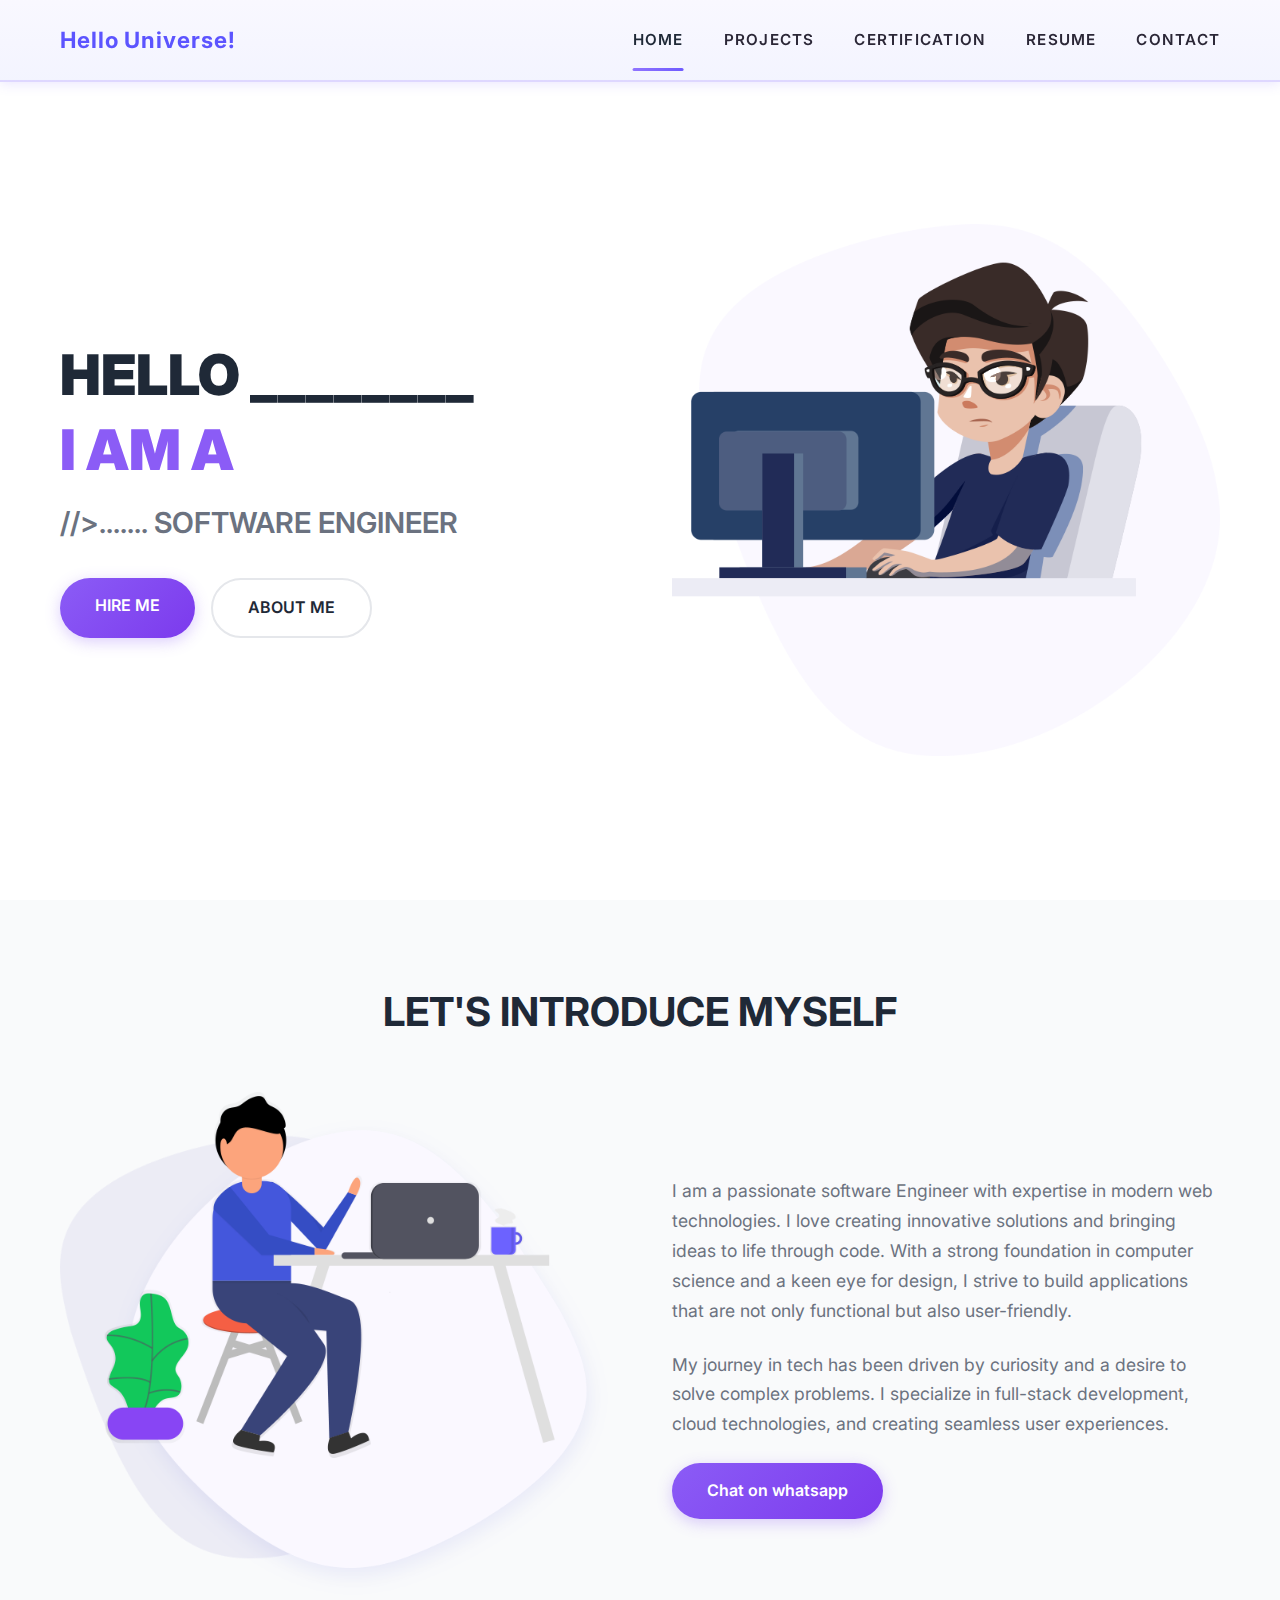
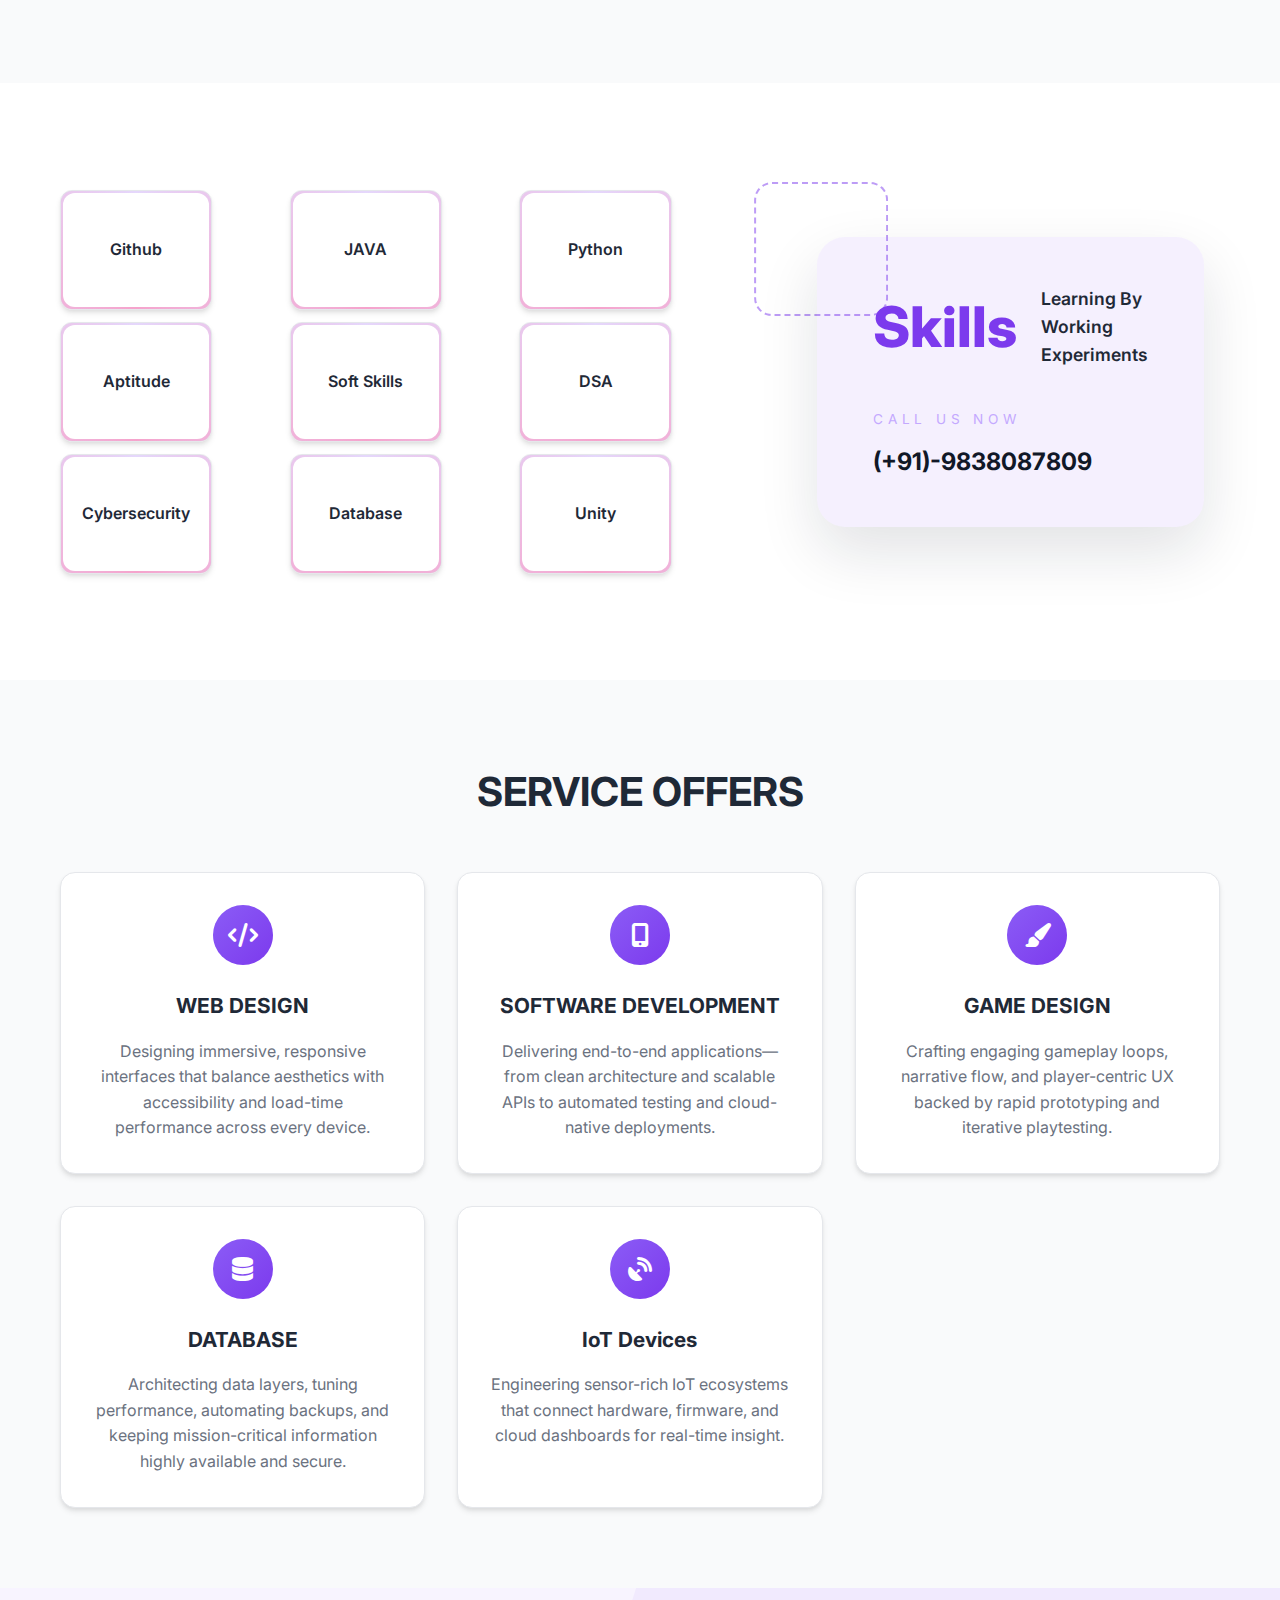
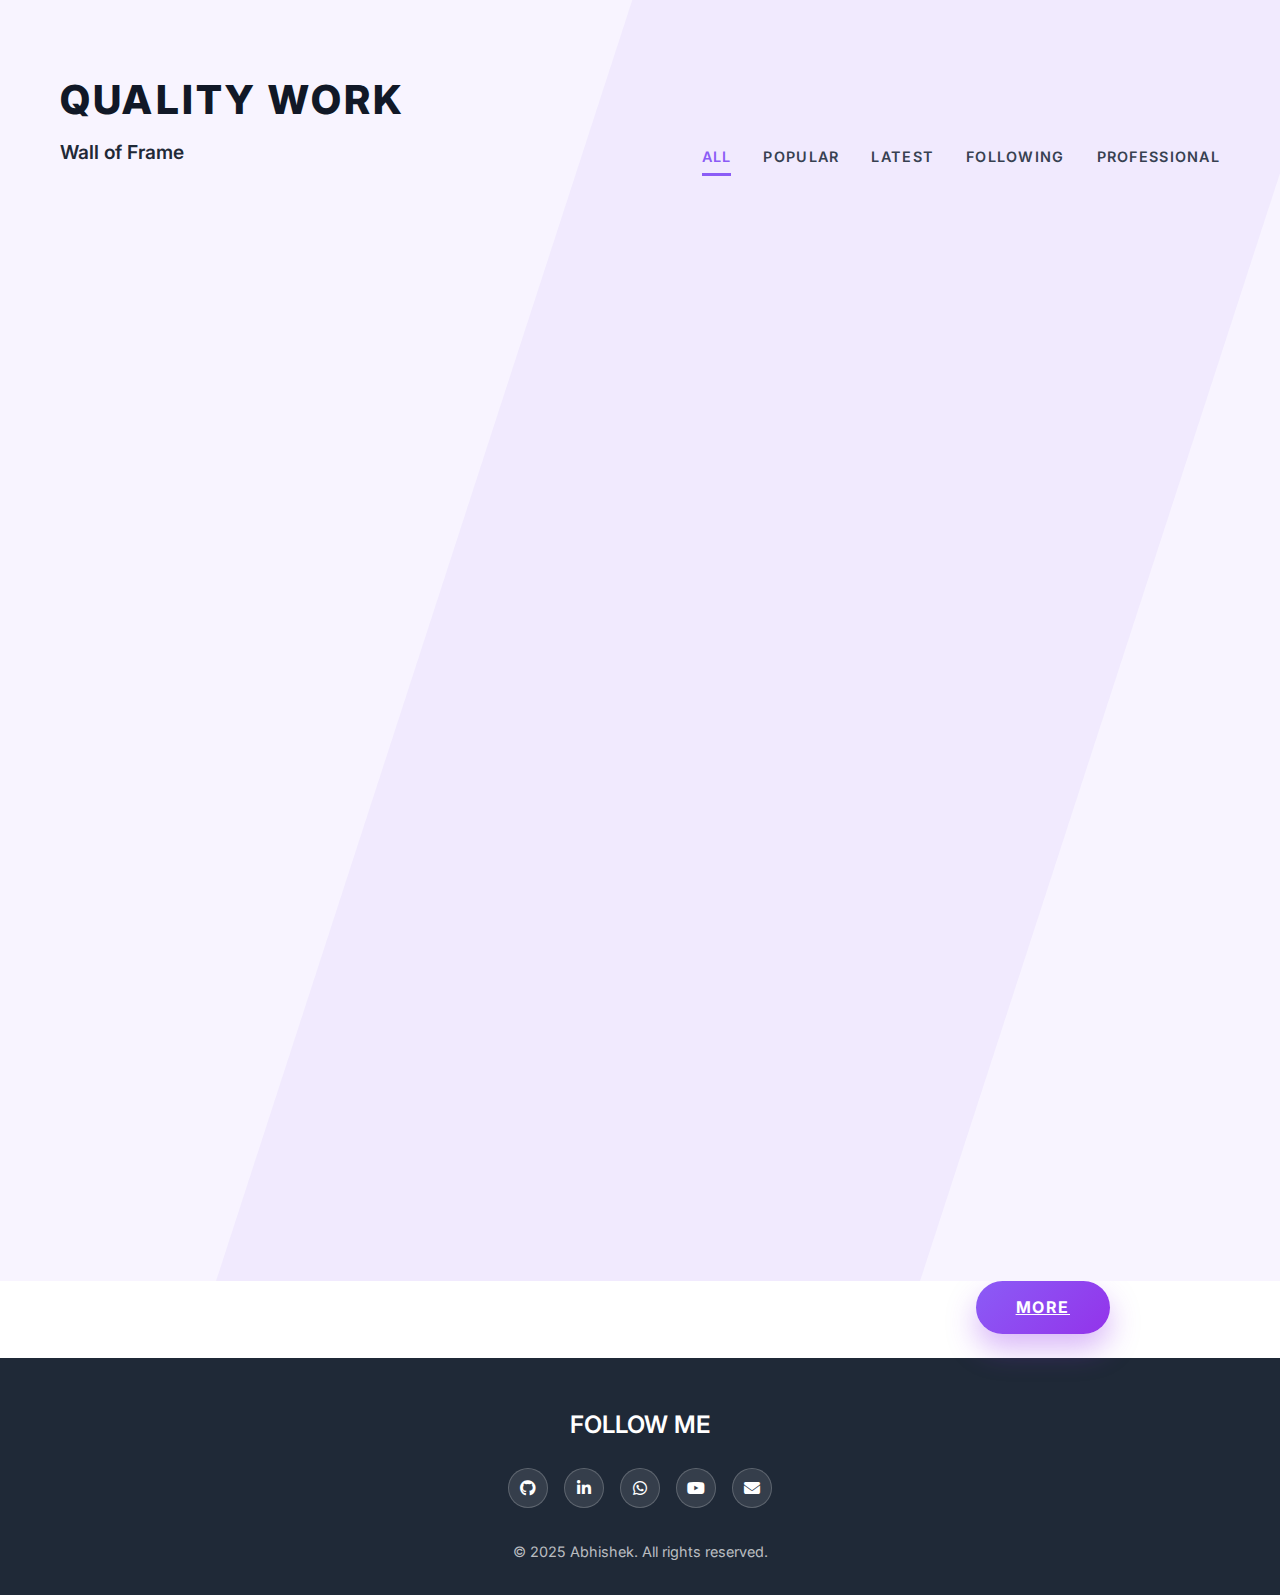
<file: index.html>
<!DOCTYPE html>
<html lang="en">
<head>
    <meta charset="UTF-8">
    <meta name="viewport" content="width=device-width, initial-scale=1.0">
    <title>Abhishek ( IT Engineer )</title>
    <link rel="icon" type="image/svg+xml" href="favicon.svg">
    <link rel="stylesheet" href="styles.css">
    <link href="https://cdnjs.cloudflare.com/ajax/libs/font-awesome/6.4.0/css/all.min.css" rel="stylesheet">
    <link href="https://fonts.googleapis.com/css2?family=Inter:wght@300;400;500;600;700;800;900&display=swap" rel="stylesheet">
</head>
<body>
    <!-- Navigation -->
    <nav class="navbar">
        <div class="nav-container">
            <div class="nav-logo">
                <a href="index.html" class="logo-link">Hello Universe!</a>
            </div>
            <ul class="nav-menu">
                <li class="nav-item">
                    <a href="index.html" class="nav-link">HOME</a>
                </li>
                <!-- <li class="nav-item">
                    <a href="about.html" class="nav-link">ABOUT</a>
                </li> -->
                <li class="nav-item">
                    <a href="projects.html" class="nav-link">PROJECTS</a>
                </li>
                <li class="nav-item">
                    <a href="certification.html" class="nav-link">CERTIFICATION</a>
                </li>
                 <li class="nav-item">
                    <a href="resume.html" class="nav-link">RESUME</a>
                </li>
                <li class="nav-item">
                    <a href="contact.html" class="nav-link">CONTACT</a>
                </li>
               
            </ul>
            <div class="hamburger">
                <span class="bar"></span>
                <span class="bar"></span>
                <span class="bar"></span>
            </div>
        </div>
    </nav>

    <!-- Hero Section -->
    <section id="home" class="hero">
        <div class="hero-container">
            <div class="hero-content">
                <h1 class="hero-title">
                    HELLO ________<span class="name">I AM ABHISHEK</span>
                </h1>
                <p class="hero-subtitle"> //>.......  SOFTWARE    ENGINEER</p>
                <div class="hero-buttons">
                    <a href="mailto:abhikmishra@gmail.com" class="btn btn-primary">HIRE ME</a>
                    <a href="resume.html" class="btn btn-secondary">ABOUT ME</a>
                </div>
            </div>
            <div class="hero-image">
                <img src="img/banner/home-right.png" alt="Abhishek - Software Developer Working at Desk" class="hero-img">
            </div>
        </div>
    </section>

    <!-- About Section -->
    <section id="about" class="about">
        <div class="container">
            <h2 class="section-title">LET'S INTRODUCE MYSELF</h2>
            <div class="about-content">
                <div class="about-image">
                    <img src="img/about-us.png" alt="Abhishek Working on Laptop" class="about-img">
                </div>
                <div class="about-text">
                    <p>
                        I am a passionate software Engineer with expertise in modern web technologies. 
                        I love creating innovative solutions and bringing ideas to life through code. 
                        With a strong foundation in computer science and a keen eye for design, 
                        I strive to build applications that are not only functional but also user-friendly.
                    </p>
                    <p>
                        My journey in tech has been driven by curiosity and a desire to solve complex problems. 
                        I specialize in full-stack development, cloud technologies, and creating seamless user experiences.
                    </p>
                    <a href="https://wa.me/919838087809" target="_blank" rel="noopener" class="btn btn-primary about-learn-more">Chat on whatsapp</a>
                </div>
            </div>
        </div>
    </section><br>

    <!-- Skills Section -->
    <section id="skills" class="skills">
        <div class="container">
            <div class="skills-content">
                <div class="skills-grid">
                    <div class="skill-card">Github</div>
                    <div class="skill-card">JAVA</div>
                    <div class="skill-card">Python</div>
                    <div class="skill-card">Aptitude</div>
                    <div class="skill-card">Soft Skills</div>
                    <div class="skill-card">DSA</div>
                    <div class="skill-card">Cybersecurity</div>
                    <div class="skill-card">Database</div>
                    <div class="skill-card">Unity</div>
                </div>
                <div class="skills-text">
                    <div class="skills-banner">
                        <div class="skills-banner__panel">
                            <div class="skills-banner__header">
                                <span class="skills-banner__title">Skills</span>
                                <p class="skills-banner__subtitle">Learning By Working Experiments</p>
                            </div>
                            <div class="skills-banner__cta">
                                <span class="skills-banner__cta-label">Call us now</span>
                                <span class="skills-banner__cta-phone">(+91)-9838087809</span>
                            </div>
                        </div>
                    </div>
                </div>
            </div>
        </div>
    </section><br>

    <!-- Services Section -->
    <section id="services" class="services">
        <div class="container">
            <h2 class="section-title">SERVICE OFFERS</h2>
            <div class="services-grid">
                <div class="service-card">
                    <div class="service-icon">
                        <i class="fas fa-code"></i>
                    </div>
                    <h3 class="service-title">WEB DESIGN</h3>
                    <p class="service-description">
                        Designing immersive, responsive interfaces that balance aesthetics with accessibility and load-time performance across every device.
                    </p>
                </div>
                <div class="service-card">
                    <div class="service-icon">
                        <i class="fas fa-mobile-alt"></i>
                    </div>
                    <h3 class="service-title">SOFTWARE DEVELOPMENT</h3>
                    <p class="service-description">
                        Delivering end-to-end applications—from clean architecture and scalable APIs to automated testing and cloud-native deployments.
                    </p>
                </div>
                <div class="service-card">
                    <div class="service-icon">
                        <i class="fas fa-paint-brush"></i>
                    </div>
                    <h3 class="service-title">GAME DESIGN</h3>
                    <p class="service-description">
                        Crafting engaging gameplay loops, narrative flow, and player-centric UX backed by rapid prototyping and iterative playtesting.
                    </p>
                </div>
                <div class="service-card">
                    <div class="service-icon">
                        <i class="fas fa-database"></i>
                    </div>
                    <h3 class="service-title">DATABASE</h3>
                    <p class="service-description">
                        Architecting data layers, tuning performance, automating backups, and keeping mission-critical information highly available and secure.
                    </p>
                </div>
                <div class="service-card">
                    <div class="service-icon">
                        <i class="fas fa-satellite-dish"></i>
                    </div>
                    <h3 class="service-title">IoT Devices</h3>
                    <p class="service-description">
                        Engineering sensor-rich IoT ecosystems that connect hardware, firmware, and cloud dashboards for real-time insight.
                    </p>
                </div>
                
            </div>
        </div>
    </section>

    <!-- Quality Work Section -->
    <section id="certifications" class="certifications quality-work">
        <div class="container">
            <div class="quality-header">
                <div class="quality-heading">
                    <p class="quality-title">QUALITY WORK</p>
                    <p class="quality-subtitle">Wall of Frame</p>
                </div>
                <ul class="quality-tabs" role="tablist">
                    <li class="quality-tab active" role="tab">All</li>
                    <li class="quality-tab" role="tab">Popular</li>
                    <li class="quality-tab" role="tab">Latest</li>
                    <li class="quality-tab" role="tab">Following</li>
                    <li class="quality-tab" role="tab">Professional</li>
                </ul>
            </div>
            <div class="certifications-grid">
                <div class="cert-card">
                    <img src="img/portfolio/ord.jpg" alt="Oracle Developer Professional" class="cert-img">
                    <h4>Oracle Developer Professional</h4>
                </div>
                <div class="cert-card">
                    <img src="img/portfolio/r5.jpg" alt="Github Professional" class="cert-img">
                    <h4>Github Professional</h4>
                </div>
                <div class="cert-card">
                    <img src="img/portfolio/orl.jpg" alt="Oracle AI Associate" class="cert-img">
                    <h4>Oracle AI Associate</h4>
                </div>
                <div class="cert-card">
                    <img src="img/portfolio/r13.jpg" alt="Software Development" class="cert-img">
                    <h4>Software Development  CompTIA</h4>
                </div>
                <div class="cert-card">
                    <img src="img/portfolio/r1.jpg" alt="Azure Fundamentals" class="cert-img">
                    <h4>Azure Fundamentals</h4>
                </div>
                <div class="cert-card">
                    <img src="img/portfolio/r2.jpg" alt="Cybersecurity Analyst" class="cert-img">
                    <h4>Cybersecurity Analyst</h4>
                </div>
                
                <div class="cert-card">
                    <img src="img/portfolio/r3.jpg" alt="AWS Cloud Practitioner" class="cert-img">
                    <h4>AWS Cloud Practitioner</h4>
                </div>
                <div class="cert-card">
                    <img src="img/portfolio/r6.jpg" alt="Software Development" class="cert-img">
                    <h4>Software Development</h4>
                </div>
                
                <div class="cert-card">
                    <img src="img/portfolio/r14.jpg" alt="Generative AI" class="cert-img">
                    <h4>Generative AI</h4>
                </div>
            </div>
        </div>
    </section>

    <div class="quality-more">
        <a href="certification.html" class="bouncy-btn" aria-label="See more quality work">More</a>
    </div>

    <!-- Footer -->
    <footer class="footer">
        <div class="container">
            <div class="footer-content">
                <div class="footer-social">
                    <h3>FOLLOW ME</h3>
                    <div class="social-links">
                        <a href="#" class="social-link">
                            <i class="fab fa-github"></i>
                        </a>
                        <a href="#" class="social-link">
                            <i class="fab fa-linkedin-in"></i>
                        </a>
                        <a href="https://wa.me/919838087809" target="_blank" rel="noopener" class="social-link">
                            <i class="fab fa-whatsapp"></i>
                        </a>
                        <a href="#" class="social-link">
                            <i class="fab fa-youtube"></i>
                        </a>
                        <a href="mailto:abhikmishra@gmail.com" class="social-link" aria-label="Email Abhishek">
                            <i class="fas fa-envelope"></i>
                        </a>
                      
                        
                    </div>
                </div>
                <div class="footer-copyright">
                    <p>&copy; 2025 Abhishek. All rights reserved.</p>
                </div>
            </div>
        </div>
    </footer>

    <script src="script.js"></script>
</body>
</html>
</file>
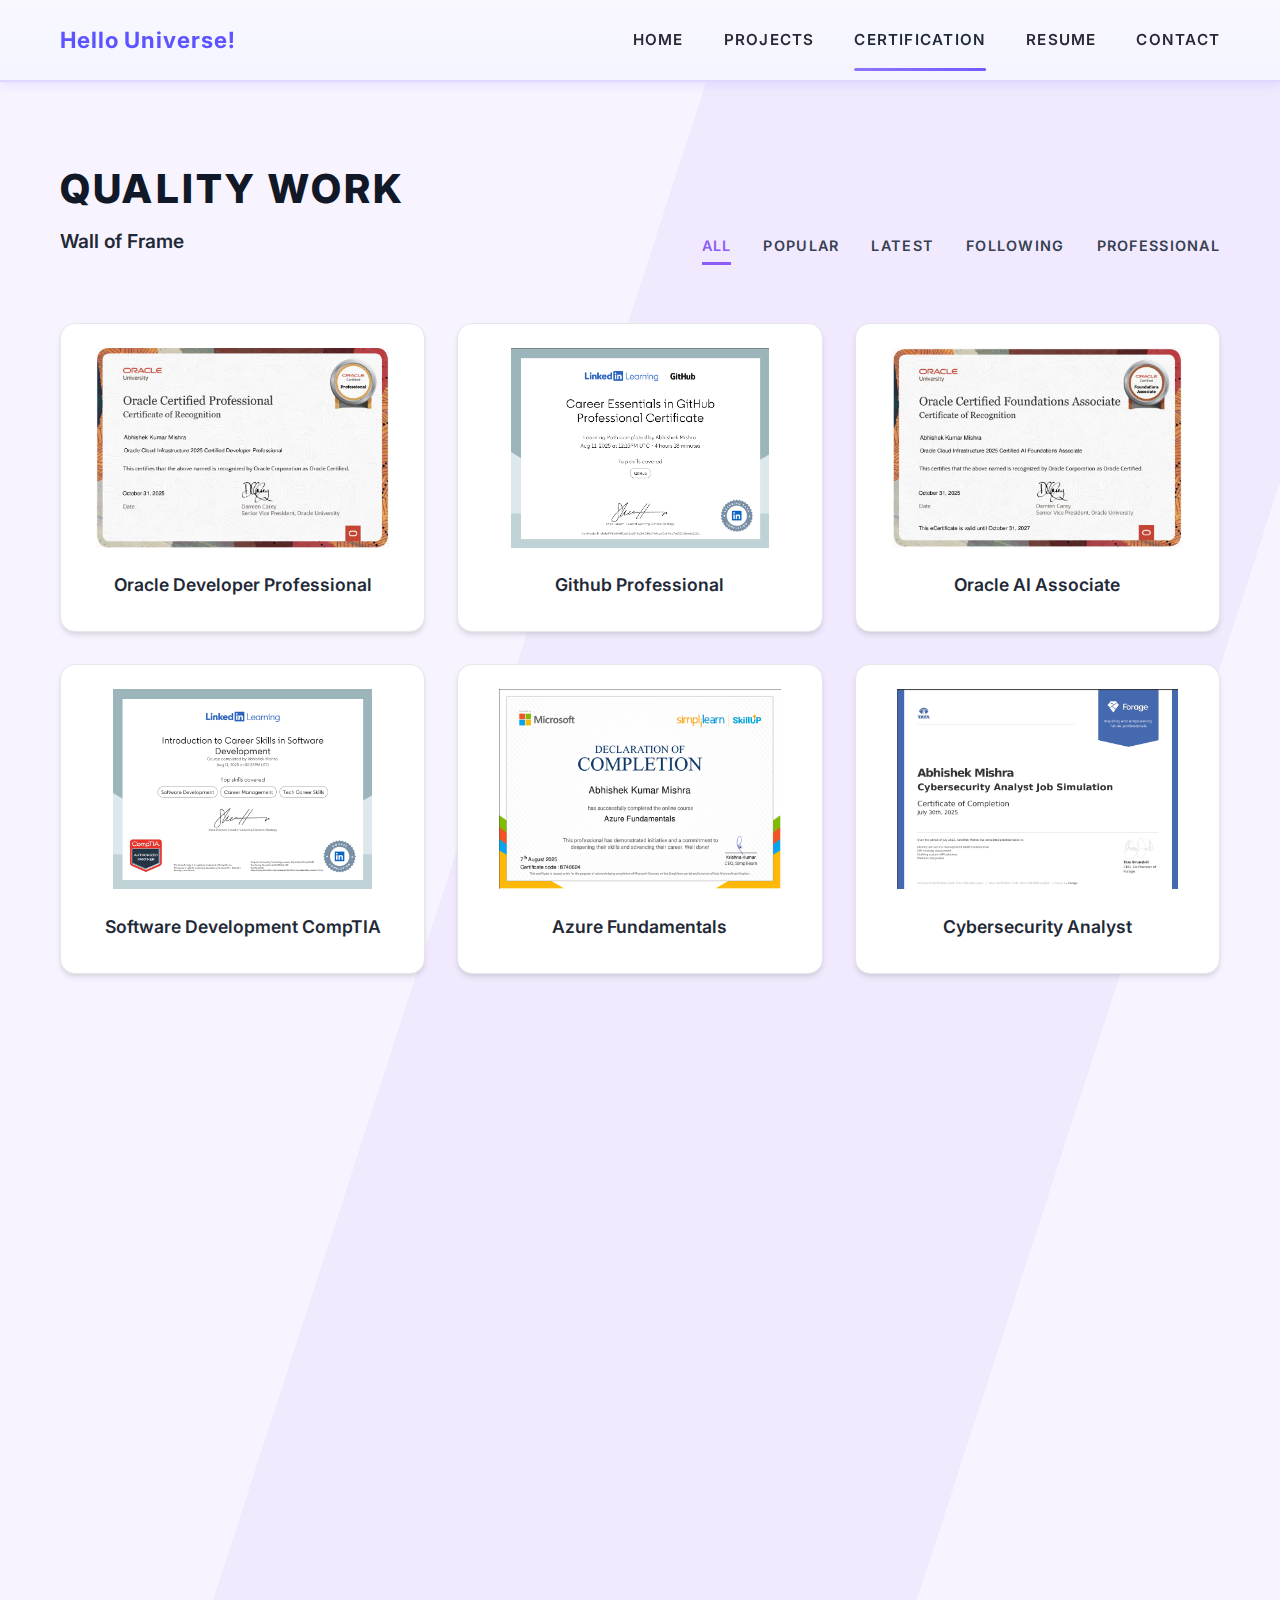
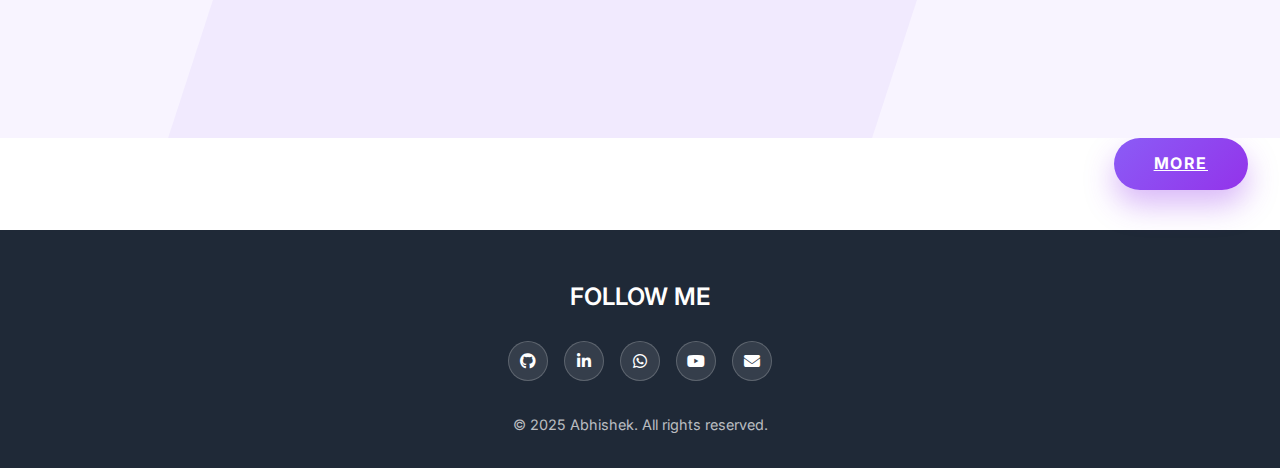
<file: certification.html>
<!DOCTYPE html>
<html lang="en">
<head>
    <meta charset="UTF-8">
    <meta name="viewport" content="width=device-width, initial-scale=1.0">
    <title>Certification - Abhishek Software Developer</title>
    <link rel="icon" type="image/svg+xml" href="favicon.svg">
    <link rel="stylesheet" href="styles.css">
    <link rel="stylesheet" href="styles-pages.css">
    <link href="https://cdnjs.cloudflare.com/ajax/libs/font-awesome/6.4.0/css/all.min.css" rel="stylesheet">
    <link href="https://fonts.googleapis.com/css2?family=Inter:wght@300;400;500;600;700;800;900&display=swap" rel="stylesheet">
</head>
<body>
    <!-- Navigation -->
    <nav class="navbar">
        <div class="nav-container">
            <div class="nav-logo">
                <a href="index.html" class="logo-link">Hello Universe!</a>
            </div>
            <ul class="nav-menu">
                <li class="nav-item">
                    <a href="index.html" class="nav-link">HOME</a>
                </li>
                <!-- <li class="nav-item">
                    <a href="about.html" class="nav-link">ABOUT</a>
                </li> -->
                <li class="nav-item">
                    <a href="projects.html" class="nav-link">PROJECTS</a>
                </li>
                <li class="nav-item">
                    <a href="certification.html" class="nav-link active">CERTIFICATION</a>
                </li>
                 <li class="nav-item">
                    <a href="resume.html" class="nav-link">RESUME</a>
                </li>
                <li class="nav-item">
                    <a href="contact.html" class="nav-link">CONTACT</a>
                </li>
               
            </ul>
            <div class="hamburger">
                <span class="bar"></span>
                <span class="bar"></span>
                <span class="bar"></span>
            </div>
        </div>
    </nav><br><br><br>

    <!-- Certification Hero Section -->
    <!-- <section class="certification-hero">
        <div class="container">
            <div class="certification-hero-content"><br>
                <img src="https://picsum.photos/seed/certification-banner/800/200.jpg" alt="Certification Banner" class="cert-banner">
                <h1 class="certification-title">CERTIFICATION</h1>
            </div>
        </div>
    </section>  -->
    <!-- Quality Work Section -->
    <section class="certifications quality-work">
        <div class="container">
            <div class="quality-header">
                <div class="quality-heading">
                    <p class="quality-title">QUALITY WORK</p>
                    <p class="quality-subtitle">Wall of Frame</p>
                </div>
                <ul class="quality-tabs" role="tablist">
                    <li class="quality-tab active" role="tab">All</li>
                    <li class="quality-tab" role="tab">Popular</li>
                    <li class="quality-tab" role="tab">Latest</li>
                    <li class="quality-tab" role="tab">Following</li>
                    <li class="quality-tab" role="tab">Professional</li>
                </ul>
            </div><br>
            <div class="certifications-grid">
                 <div class="cert-card">
                    <img src="img/portfolio/ord.jpg" alt="Oracle Developer Professional" class="cert-img">
                    <h4>Oracle Developer Professional</h4>
                </div>
                <div class="cert-card">
                    <img src="img/portfolio/r5.jpg" alt="Github Professional" class="cert-img">
                    <h4>Github Professional</h4>
                </div>
                <div class="cert-card">
                    <img src="img/portfolio/orl.jpg" alt="Oracle AI Associate" class="cert-img">
                    <h4>Oracle AI Associate</h4>
                </div>
                <div class="cert-card">
                    <img src="img/portfolio/r13.jpg" alt="Software Development" class="cert-img">
                    <h4>Software Development  CompTIA</h4>
                </div>
                <div class="cert-card">
                    <img src="img/portfolio/r1.jpg" alt="Azure Fundamentals" class="cert-img">
                    <h4>Azure Fundamentals</h4>
                </div>
                <div class="cert-card">
                    <img src="img/portfolio/r2.jpg" alt="Cybersecurity Analyst" class="cert-img">
                    <h4>Cybersecurity Analyst</h4>
                </div>
                
                <div class="cert-card">
                    <img src="img/portfolio/r3.jpg" alt="AWS Cloud Practitioner" class="cert-img">
                    <h4>AWS Cloud Practitioner</h4>
                </div>
                <div class="cert-card">
                    <img src="img/portfolio/fp.png" alt="Fundamental Programming" class="cert-img">
                    <h4>Fundamental Programming</h4>
                </div>
                
                
                <div class="cert-card">
                    <img src="img/portfolio/r14.jpg" alt="Generative AI" class="cert-img">
                    <h4>Generative AI</h4>
                </div>
                <div class="cert-card">
                    <img src="img/portfolio/aws.jpg" alt="AWS cloud Builder" class="cert-img">
                    <h4>AWS Builder Series</h4>
                </div>
                <div class="cert-card">
                    <img src="img/portfolio/r6.jpg" alt="Programming Beyond Fundamental" class="cert-img">
                    <h4>Programming Beyond Fundamental</h4>
                </div>
            </div>
        </div>
    </section>

    <!-- Get Update Section -->
    <!-- <section class="get-update">
        <div class="container">
            <div class="update-content">
                <div class="update-text">
                    <h2>GET UPDATE FROM ANYWHERE</h2>
                    <p>Subscribe to my newsletter for the latest updates on projects, certifications, and tech insights.</p>
                </div>
                <div class="update-form">
                    <form class="subscribe-form">
                        <input type="email" placeholder="YOUR EMAIL" class="email-input">
                        <button type="submit" class="btn btn-primary subscribe-btn">SUBSCRIBE</button>
                    </form>
                </div>
            </div>
        </div>
    </section> -->

    <!-- Skills Progress Section -->
    <!-- <section class="skills-progress">
        <div class="container">
            <h2 class="section-title">TECHNICAL PROFICIENCY</h2>
            <div class="skills-grid">
                <div class="skill-item">
                    <div class="skill-header">
                        <span class="skill-name">Frontend Development:</span>
                        <span class="skill-percentage"> 87%</span>
                    </div>
                    <div class="skill-bar">
                        <div class="skill-progress" style="width: 87%"></div>
                    </div>
                </div>
                <div class="skill-item">
                    <div class="skill-header">
                        <span class="skill-name">Backend Development:</span>
                        <span class="skill-percentage"> 74%</span>
                    </div>
                    <div class="skill-bar">
                        <div class="skill-progress" style="width: 74%"></div>
                    </div>
                </div>
                <div class="skill-item">
                    <div class="skill-header">
                        <span class="skill-name">Cloud Computing:</span>
                        <span class="skill-percentage"> 85%</span>
                    </div>
                    <div class="skill-bar">
                        <div class="skill-progress" style="width: 85%"></div>
                    </div>
                </div>
                <div class="skill-item">
                    <div class="skill-header">
                        <span class="skill-name">Database Management:</span>
                        <span class="skill-percentage"> 75%</span>
                    </div>
                    <div class="skill-bar">
                        <div class="skill-progress" style="width: 75%"></div>
                    </div>
                </div>
                <div class="skill-item">
                    <div class="skill-header">
                        <span class="skill-name">DevOps & CI/CD:</span>
                        <span class="skill-percentage"> 47%</span>
                    </div>
                    <div class="skill-bar">
                        <div class="skill-progress" style="width: 47%"></div>
                    </div>
                </div>
                <div class="skill-item">
                    <div class="skill-header">
                        <span class="skill-name">Machine Learning:</span>
                        <span class="skill-percentage"> 68%</span>
                    </div>
                    <div class="skill-bar">
                        <div class="skill-progress" style="width: 68%"></div>
                    </div>
                </div>
            </div>
        </div>
    </section> -->

    <div class="cert-more">
        <a href="projects.html" class="bouncy-btn" aria-label="See more certifications">More</a>
    </div>

    <!-- Footer -->
    <footer class="footer">
        <div class="container">
            <div class="footer-content">
                <div class="footer-social">
                    <h3>FOLLOW ME</h3>
                    <div class="social-links">
                        <a href="#" class="social-link">
                            <i class="fab fa-github"></i>
                        </a>
                        <a href="#" class="social-link">
                            <i class="fab fa-linkedin-in"></i>
                        </a>
                        <a href="https://wa.me/919838087809" target="_blank" rel="noopener" class="social-link">
                            <i class="fab fa-whatsapp"></i>
                        </a>
                        <a href="#" class="social-link">
                            <i class="fab fa-youtube"></i>
                        </a>
                        <a href="mailto:abhikmishra@gmail.com" class="social-link" aria-label="Email Abhishek">
                            <i class="fas fa-envelope"></i>
                        </a>
                    </div>
                </div>
                <div class="footer-copyright">
                    <p>&copy; 2025 Abhishek. All rights reserved.</p>
                </div>
            </div>
        </div>
    </footer>

    <script src="script.js"></script>
</body>
</html>
</file>
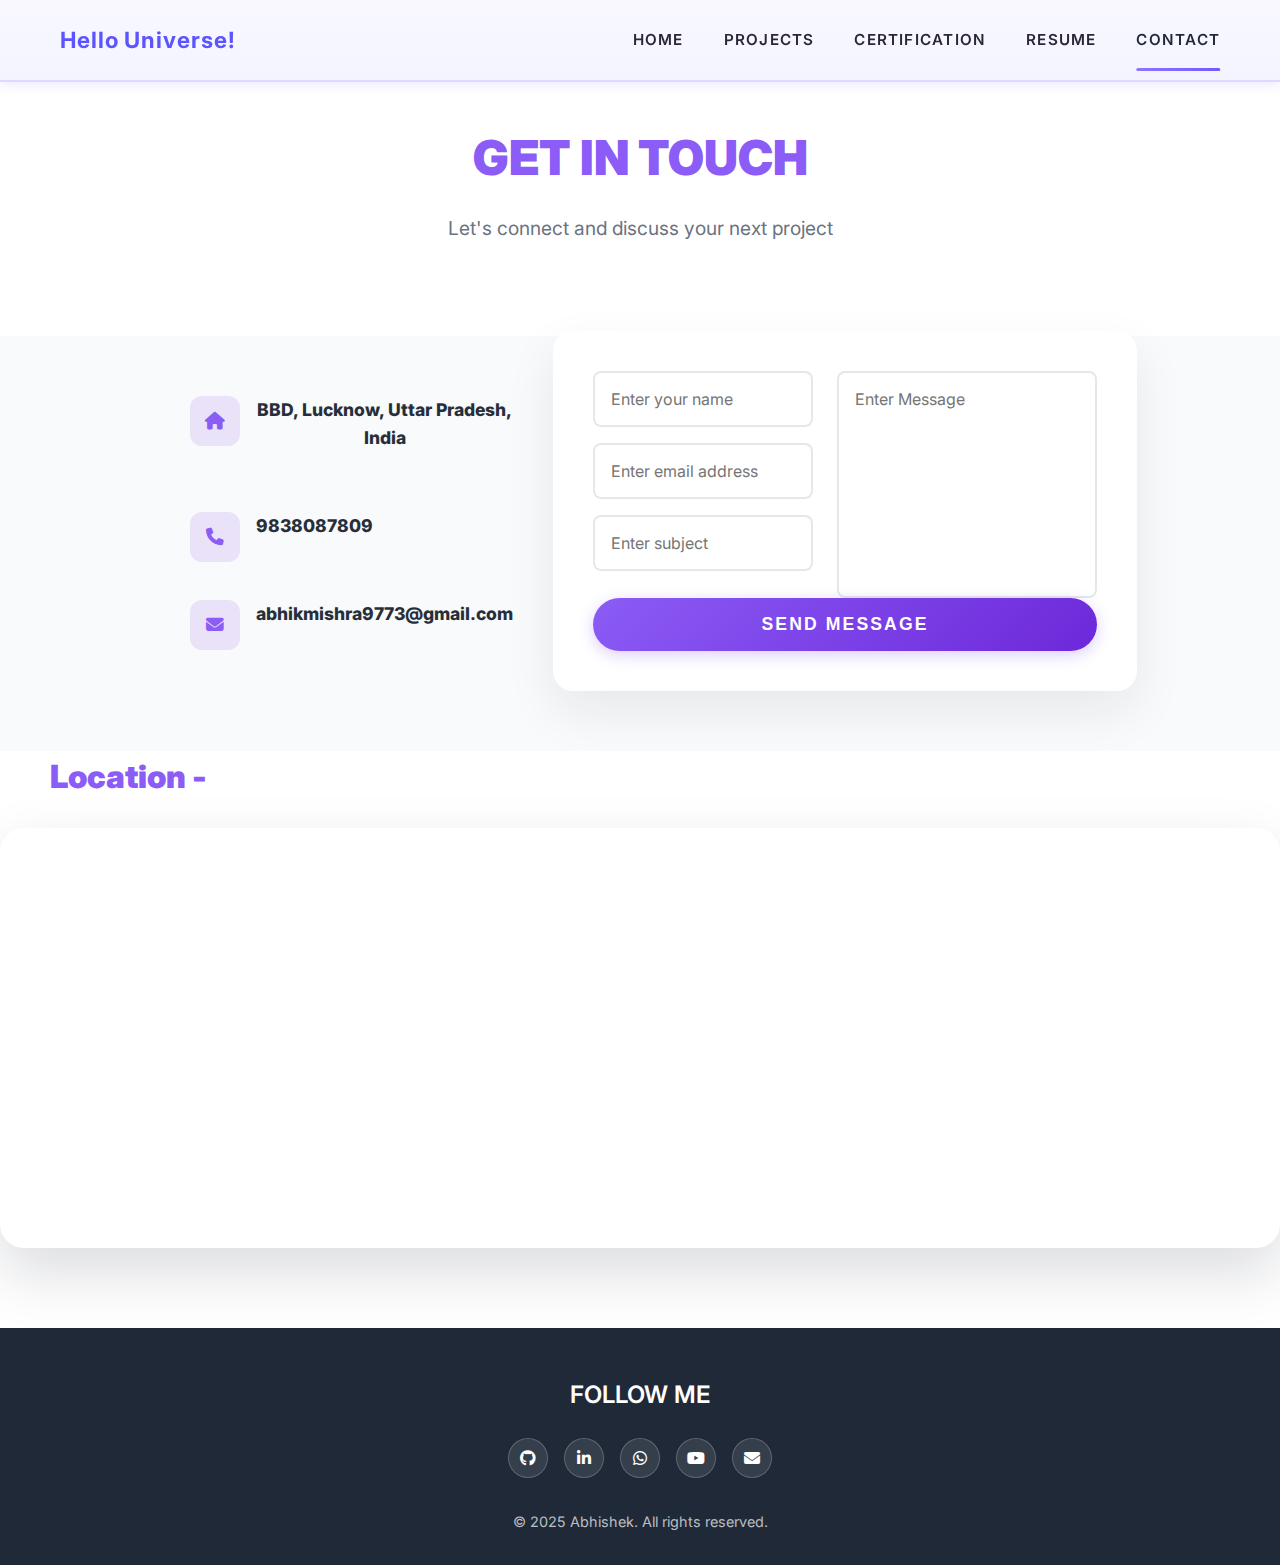
<file: contact.html>
<!DOCTYPE html>
<html lang="en">
<head>
    <meta charset="UTF-8">
    <meta name="viewport" content="width=device-width, initial-scale=1.0">
    <title>Contact - Abhishek Software Developer</title>
    <link rel="icon" type="image/svg+xml" href="favicon.svg">
    <link rel="stylesheet" href="styles.css">
    <link rel="stylesheet" href="styles-pages.css">
    <link href="https://cdnjs.cloudflare.com/ajax/libs/font-awesome/6.4.0/css/all.min.css" rel="stylesheet">
    <link href="https://fonts.googleapis.com/css2?family=Inter:wght@300;400;500;600;700;800;900&display=swap" rel="stylesheet">
</head>
<body>
    <!-- Navigation -->
    <nav class="navbar">
        <div class="nav-container">
            <div class="nav-logo">
                <a href="index.html" class="logo-link">Hello Universe!</a>
            </div>
            <ul class="nav-menu">
                <li class="nav-item">
                    <a href="index.html" class="nav-link">HOME</a>
                </li>
                <!-- <li class="nav-item">
                    <a href="about.html" class="nav-link">ABOUT</a>
                </li> -->
                <li class="nav-item">
                    <a href="projects.html" class="nav-link">PROJECTS</a>
                </li>
                <li class="nav-item">
                    <a href="certification.html" class="nav-link">CERTIFICATION</a>
                </li>
                <li class="nav-item">
                    <a href="resume.html" class="nav-link">RESUME</a>
                </li>
                <li class="nav-item">
                    <a href="contact.html" class="nav-link active">CONTACT</a>
                </li>
                
            </ul>
            <div class="hamburger">
                <span class="bar"></span>
                <span class="bar"></span>
                <span class="bar"></span>
            </div>
        </div>
    </nav>

    <!-- Contact Hero Section -->
    <section class="contact-hero">
        <div class="container">
            <div class="contact-hero-content">
                <h1 class="contact-title">GET IN TOUCH</h1>
                <p class="contact-subtitle">Let's connect and discuss your next project</p>
            </div>
        </div>
    </section>

    <!-- Contact Main Section -->
    <section class="contact-main">
        <div class="container">
            <div class="contact-content contact-main-grid">
                <div class="contact-info-list">
                    <div class="contact-info-row">
                        <span class="contact-info-icon"><i class="fas fa-home"></i></span>
                        <div>
                            <p class="contact-info-label">BBD, Lucknow, Uttar Pradesh, India</p>
                            <!-- <p class="contact-info-text">UP-East , India</p> -->
                        </div>
                    </div>
                    <div class="contact-info-row">
                        <span class="contact-info-icon"><i class="fas fa-phone"></i></span>
                        <div>
                            <p class="contact-info-label">9838087809</p>
                            <!-- <p class="contact-info-text">Mon to Fri 6pm to 9pm</p> -->
                        </div>
                    </div>
                    <div class="contact-info-row">
                        <span class="contact-info-icon"><i class="fas fa-envelope"></i></span>
                        <div>
                            <p class="contact-info-label">abhikmishra9773@gmail.com</p>
                            <!-- <p class="contact-info-text">Send us your query anytime!</p> -->
                        </div>
                    </div>
                </div>
                <div class="contact-form-card contact-slab">
                    <form class="contact-form contact-form--split">
                        <div class="contact-form-grid">
                            <div class="contact-form-fields">
                                <input type="text" id="name" name="name" placeholder="Enter your name" required>
                                <input type="email" id="email" name="email" placeholder="Enter email address" required>
                                <input type="text" id="subject" name="subject" placeholder="Enter subject" required>
                            </div>
                            <div class="contact-form-message">
                                <textarea id="message" name="message" placeholder="Enter Message" required></textarea>
                            </div>
                        </div>
                        <div class="contact-form-footer">
                            <button type="submit" class="btn btn-primary contact-submit-btn">Send Message</button>
                        </div>
                    </form>
                </div>
            </div>
        </div>
    </section>
    <h1 style="margin-left: 50px;color: #8B5CF6;"><b>Location -</b></h1><br>

    <!-- Map Section -->
    <section class="contact-map-section">
        <div class="contact-map-frame">
            <iframe title="Lucknow Location"
                src="https://www.google.com/maps/embed?pb=!1m18!1m12!1m3!1d3558.674775566509!2d80.9340364754975!3d26.880746962503957!2m3!1f0!2f0!3f0!3m2!1i1024!2i768!4f13.1!3m3!1m2!1s0x399bfd1d89ba0b4d%3A0x9c972e7c3f2e5a89!2sLucknow%2C%20Uttar%20Pradesh!5e0!3m2!1sen!2sin!4v1700000000000!5m2!1sen!2sin"
                allowfullscreen="" loading="lazy" referrerpolicy="no-referrer-when-downgrade"></iframe>
        </div>
    </section>

    <!-- Footer -->
    <footer class="footer">
        <div class="container">
            <div class="footer-content">
                <div class="footer-social">
                    <h3>FOLLOW ME</h3>
                    <div class="social-links">
                        <a href="#" class="social-link">
                            <i class="fab fa-github"></i>
                        </a>
                        <a href="#" class="social-link">
                            <i class="fab fa-linkedin-in"></i>
                        </a>
                        <a href="https://wa.me/919838087809" target="_blank" rel="noopener" class="social-link">
                            <i class="fab fa-whatsapp"></i>
                        </a>
                        <a href="#" class="social-link">
                            <i class="fab fa-youtube"></i>
                        </a>
                        <a href="mailto:abhikmishra@gmail.com" class="social-link" aria-label="Email Abhishek">
                            <i class="fas fa-envelope"></i>
                        </a>
                    </div>
                </div>
                <div class="footer-copyright">
                    <p>&copy; 2025 Abhishek. All rights reserved.</p>
                </div>
            </div>
        </div>
    </footer>

    <script src="script.js"></script>
</body>
</html>
</file>
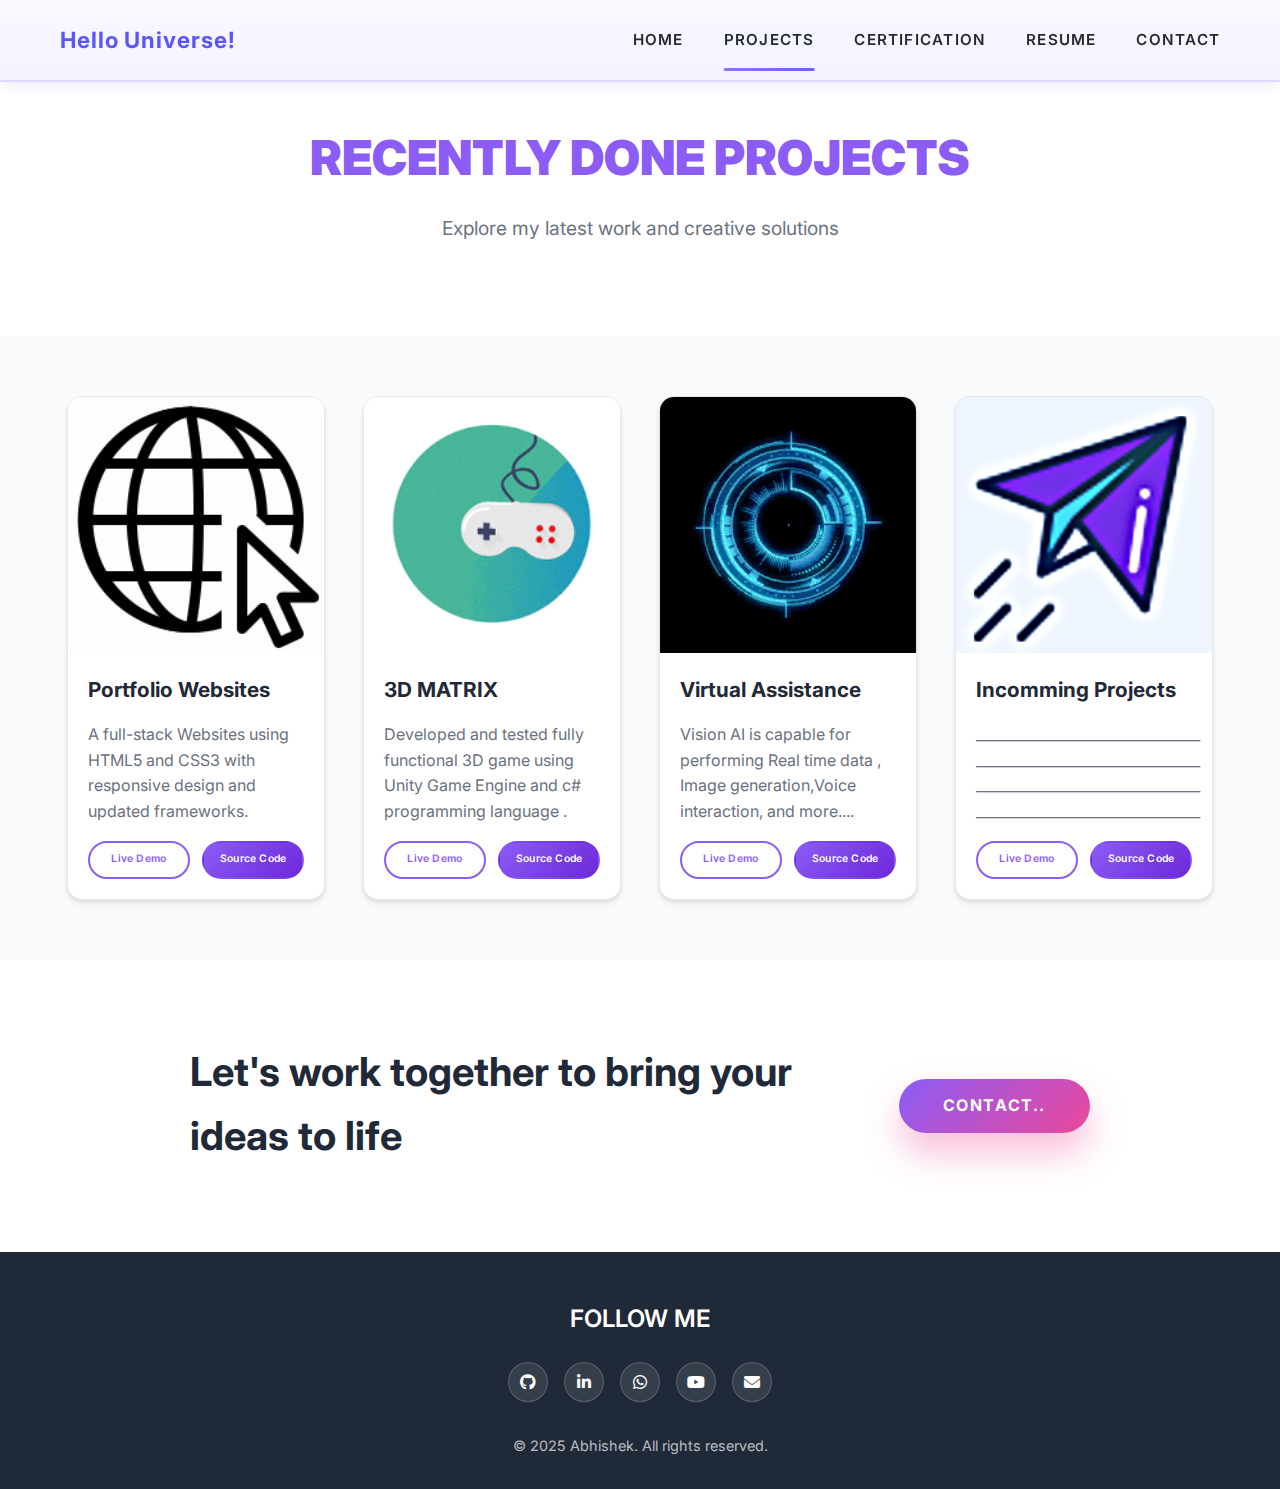
<file: projects.html>
<!DOCTYPE html>
<html lang="en">
<head>
    <meta charset="UTF-8">
    <meta name="viewport" content="width=device-width, initial-scale=1.0">
    <title>Projects - Abhishek Software Developer</title>
    <link rel="icon" type="image/svg+xml" href="favicon.svg">
    <link rel="stylesheet" href="styles.css">
    <link rel="stylesheet" href="styles-pages.css">
    <link href="https://cdnjs.cloudflare.com/ajax/libs/font-awesome/6.4.0/css/all.min.css" rel="stylesheet">
    <link href="https://fonts.googleapis.com/css2?family=Inter:wght@300;400;500;600;700;800;900&display=swap" rel="stylesheet">
</head>
<body>
    <!-- Navigation -->
    <nav class="navbar">
        <div class="nav-container">
            <div class="nav-logo">
                <a href="index.html" class="logo-link">Hello Universe!</a>
            </div>
            <ul class="nav-menu">
                <li class="nav-item">
                    <a href="index.html" class="nav-link">HOME</a>
                </li>
                <!-- <li class="nav-item">
                    <a href="about.html" class="nav-link">ABOUT</a>
                </li> -->
                <li class="nav-item">
                    <a href="projects.html" class="nav-link active">PROJECTS</a>
                </li>
                <li class="nav-item">
                    <a href="certification.html" class="nav-link">CERTIFICATION</a>
                </li>
                <li class="nav-item">
                    <a href="resume.html" class="nav-link">RESUME</a>
                </li>
                <li class="nav-item">
                    <a href="contact.html" class="nav-link">CONTACT</a>
                </li>
                
            <div class="hamburger">
                <span class="bar"></span>
                <span class="bar"></span>
                <span class="bar"></span>
            </div>
        </div>
    </nav>

    <!-- Projects Hero Section -->
    <section class="projects-hero">
        <div class="container">
            <div class="projects-hero-content">
                <h1 class="projects-title">RECENTLY DONE PROJECTS</h1>
                <p class="projects-subtitle">Explore my latest work and creative solutions</p>
            </div>
        </div>
    </section>

    <!-- Projects Grid Section -->
    <section class="projects-grid-section">
        <div class="container">
            <!-- <div class="project-section-header">
                <h1 class="project-section-title" style="color: #8B5CF6;">Standard :</h1>
                <div class="project-tech-badges">
                    <span class="project-tech-chip">Node.js</span>
                    <span class="project-tech-chip">Bootstrap</span>
                    <span class="project-tech-chip">React Native</span>
                </div>
            </div>
            <br> -->

            <div class="projects-grid">
                <!-- Project 1 -->
                <div class="project-card">
                    <div class="project-image">
                        <img src="img/services/p1.png" alt="portfolio website">
                    </div>
                    <div class="project-content">
                        <h3 class="project-title">Portfolio Websites</h3>
                        <p class="project-description">
                            A full-stack Websites using HTML5 and CSS3 with responsive design and updated frameworks.
                        </p>
                        <div class="project-actions">
                            <a href="#" class="project-btn project-btn--outline">Live Demo</a>
                            <a href="#" class="project-btn project-btn--solid">Source Code</a>
                        </div>
                    </div>
                </div>

                <!-- Project 2 -->
                <div class="project-card">
                    <div class="project-image">
                        <img src="img/services/p3.png" alt="Task Management App">
                    </div>
                    <div class="project-content">
                        <h3 class="project-title">3D MATRIX</h3>
                        <p class="project-description">
                            Developed and tested fully functional 3D game using Unity Game Engine and c# programming language .
                        </p>
                        <div class="project-actions">
                            <a href="#" class="project-btn project-btn--outline">Live Demo</a>
                            <a href="#" class="project-btn project-btn--solid">Source Code</a>
                        </div>
                    </div>
                </div>

                <!-- Project 3 -->
                <div class="project-card">
                    <div class="project-image">
                        <img src="img/services/p2.png" alt="AI Chat Assistant">
                    </div>
                    <div class="project-content">
                        <h3 class="project-title">Virtual Assistance</h3>
                        <p class="project-description">
                            Vision AI is capable for performing Real time data , Image generation,Voice interaction, and more....
                        </p>
                        <div class="project-actions">
                            <a href="#" class="project-btn project-btn--outline">Live Demo</a>
                            <a href="#" class="project-btn project-btn--solid">Source Code</a>
                        </div>
                    </div>
                </div>

                <!-- Project 4 -->
                <div class="project-card">
                    <div class="project-image">
                        <img src="img/services/p7.png" alt="Weather Dashboard">
                    </div>
                    <div class="project-content">
                        <h3 class="project-title">Incomming Projects</h3>
                        <p class="project-description">
                           ________________________________
                           ________________________________
                           ________________________________
                           ________________________________
                        </p>
                        <div class="project-actions">
                            <a href="#" class="project-btn project-btn--outline">Live Demo</a>
                            <a href="#" class="project-btn project-btn--solid">Source Code</a>
                        </div>
                    </div>
                </div>
    

                <!-- Project 5 -->
                <!-- <div class="project-card">
                    <div class="project-image">
                        <img src="/img/services/p7.png" alt="Weather Dashboard">
                    </div>
                    <div class="project-content">
                        <h3 class="project-title">    Incomming Projects </h3> -->
                        <!-- <p class="project-description">
                            A responsive weather dashboard with real-time data, location-based forecasts, 
                            and interactive weather maps.
                        </p> -->
                        <!-- <div class="project-actions">
                            <a href="#" class="project-btn project-btn--outline">Live Demo</a>
                            <a href="#" class="project-btn project-btn--solid">Source Code</a>
                        </div> -->
                    <!-- </div>
                </div> -->
    </section>

    <!-- Call to Action Section -->
    <section class="projects-cta">
        <div class="container">
            <div class="cta-content">
                <h2>Let's work together to bring your ideas to life</h2>
                <!-- <p>Let's work together to bring your ideas to life</p> -->
                <a href="https://wa.me/919838087809" class="btn btn-primary">Contact..</a>
            </div>
        </div>
    </section>

    <!-- Footer -->
    <footer class="footer">
        <div class="container">
            <div class="footer-content">
                <div class="footer-social">
                    <h3>FOLLOW ME</h3>
                    <div class="social-links">
                        <a href="#" class="social-link">
                            <i class="fab fa-github"></i>
                        </a>
                        <a href="#" class="social-link">
                            <i class="fab fa-linkedin-in"></i>
                        </a>
                        <a href="https://wa.me/919838087809" target="_blank" rel="noopener" class="social-link">
                            <i class="fab fa-whatsapp"></i>
                        </a>
                        <a href="#" class="social-link">
                            <i class="fab fa-youtube"></i>
                        </a>
                        <a href="mailto:abhikmishra@gmail.com" class="social-link" aria-label="Email Abhishek">
                            <i class="fas fa-envelope"></i>
                        </a>
                    </div>
                </div>
                <div class="footer-copyright">
                    <p>&copy; 2025 Abhishek. All rights reserved.</p>
                </div>
            </div>
        </div>
    </footer>

    <script src="script.js"></script>
</body>
</html>
</file>
<file: styles-pages.css>
/* Additional styles for separate pages */

/* Resume Page Styles */
.resume-hero {
    padding: 120px 0 60px;
    background: var(--light-bg);
}

.resume-hero-content {
    display: flex;
    align-items: flex-start;
    justify-content: center;
    gap: 2.5rem;
    flex-wrap: wrap;
    text-align: left;
}

.resume-banner {
    width: 100%;
    max-width: 800px;
    height: auto;
    max-height: 180px;
    object-fit: cover;
    border-radius: 15px;
    margin-bottom: 2rem;
    box-shadow: var(--card-shadow);
}

.resume-title {
    font-size: 3rem;
    font-weight: 900;
    color: var(--primary-color);
    margin-left: 50px;
    margin-top: 50px;
}

.resume-details {
    padding: 60px 0;
    background: var(--dark-bg);
}

.resume-content {
    display: grid;
    grid-template-columns: 1fr 1fr;
    gap: 4rem;
    margin-bottom: 3rem;
}

.resume-left, .resume-right {
    display: flex;
    flex-direction: column;
    gap: 2rem;
}

.resume-section {
    background: white;
    border-radius: 15px;
    padding: 2rem;
    box-shadow: var(--card-shadow);
    border: 1px solid var(--border-color);
}

.section-heading {
    font-size: 1.5rem;
    font-weight: 700;
    color: var(--primary-color);
    margin-bottom: 1.5rem;
    border-bottom: 2px solid var(--primary-color);
    padding-bottom: 0.5rem;
}

.info-grid {
    display: grid;
    gap: 1rem;
}

.info-item {
    padding: 0.75rem;
    background: var(--dark-bg);
    border-radius: 8px;
    border-left: 4px solid var(--primary-color);
}

.info-item strong {
    color: var(--primary-color);
    display: block;
    margin-bottom: 0.25rem;
}

.skills-list {
    display: grid;
    grid-template-columns: repeat(2, 1fr);
    gap: 1.5rem;
}

.skill-category h4 {
    color: var(--primary-color);
    font-weight: 600;
    margin-bottom: 0.75rem;
}

.skill-category ul {
    list-style: none;
}

.skill-category li {
    padding: 0.5rem 0;
    border-bottom: 1px solid var(--border-color);
    position: relative;
    padding-left: 1.5rem;
}

.skill-category li:before {
    content: "▶";
    position: absolute;
    left: 0;
    color: var(--primary-color);
    font-size: 0.75rem;
}

.education-item {
    margin-bottom: 1.5rem;
    padding-bottom: 1.5rem;
    border-bottom: 1px solid var(--border-color);
}

.education-item:last-child {
    border-bottom: none;
    margin-bottom: 0;
    padding-bottom: 0;
}

.education-item h4 {
    color: var(--text-primary);
    font-weight: 600;
    margin-bottom: 0.5rem;
}

.education-item p {
    color: var(--text-secondary);
    margin-bottom: 0.25rem;
}

.project-item {
    margin-bottom: 2rem;
    padding-bottom: 2rem;
    border-bottom: 1px solid var(--border-color);
}

.project-item:last-child {
    border-bottom: none;
    margin-bottom: 0;
    padding-bottom: 0;
}

.project-item h4 {
    color: var(--primary-color);
    font-weight: 600;
    margin-bottom: 0.5rem;
}

.project-item p {
    color: var(--text-secondary);
    margin-bottom: 1rem;
}

.project-item ul {
    list-style: none;
    padding-left: 0;
}

.project-item li {
    padding: 0.5rem 0;
    position: relative;
    padding-left: 1.5rem;
}

.project-item li:before {
    content: "✓";
    position: absolute;
    left: 0;
    color: var(--secondary-color);
    font-weight: bold;
}

.achievements-list {
    list-style: none;
    padding-left: 0;
}

.achievements-list li {
    padding: 0.75rem 0;
    position: relative;
    padding-left: 2rem;
    border-bottom: 1px solid var(--border-color);
}

.achievements-list li:before {
    content: "🏆";
    position: absolute;
    left: 0;
}

.resume-download {
    text-align: center;
    padding: 2rem;
    background: white;
    border-radius: 15px;
    box-shadow: var(--card-shadow);
}

.download-btn {
    font-size: 1.1rem;
    padding: 15px 40px;
    display: inline-flex;
    align-items: center;
    gap: 0.5rem;
}

/* Contact Page Styles */
.contact-hero {
    padding: 120px 0 60px;
    background: var(--light-bg);
    text-align: center;
}

.contact-title {
    font-size: 3rem;
    font-weight: 900;
    color: var(--primary-color);
    margin-bottom: 1rem;
}

.contact-subtitle {
    font-size: 1.2rem;
    color: var(--text-secondary);
    margin-bottom: 2rem;
}

.contact-main {
    padding: 60px 0;
    background: var(--dark-bg);
}


.contact-content {
    display: grid;
    grid-template-columns: 1fr 1.3fr;
    gap: 2.5rem;
    align-items: flex-start;
}

.contact-main-grid .contact-info-list {
    margin-left: -150px;
}

.contact-main-grid .contact-form-card {
    margin-top: -65px;
}

.contact-info-list {
    display: flex;
    flex-direction: column;
    gap: 1.75rem;
}

.contact-info-row {
    display: flex;
    gap: 1rem;
    align-items: flex-start;
}

.contact-info-icon {
    width: 50px;
    height: 50px;
    border-radius: 12px;
    background: rgba(124, 58, 237, 0.12);
    display: flex;
    align-items: center;
    justify-content: center;
    color: var(--primary-color);
    font-size: 1.1rem;
    flex-shrink: 0;
}

.contact-info-label {
    margin: 0;
    font-weight: 800;
    font-size: 1.05rem;
    color: #111827;
}

.contact-info-text {
    margin: 0.15rem 0 0;
    color: #6B7280;
}

.contact-form-card {
    background: white;
    padding: 2.5rem;
    border-radius: 20px;
    box-shadow: 0 20px 50px rgba(15, 23, 42, 0.08);
}

.contact-slab {
    position: relative;
}

.contact-slab::before {
    content: '';
    position: absolute;
    top: -20px;
    right: -20px;
    width: 80px;
    height: 80px;
    border-radius: 20px;
    border: 2px dashed rgba(124, 58, 237, 0.25);
    z-index: -1;
}



.contact-form--split .contact-form-grid {
    display: grid;
    grid-template-columns: minmax(220px, 1fr) minmax(260px, 1fr);
    gap: 1.5rem;
}

.contact-form-fields {
    display: flex;
    flex-direction: column;
    gap: 1rem;
}

.contact-form-fields input {
    height: 56px;
}

.contact-form-message textarea {
    height: 100%;
    min-height: 220px;
    resize: none;
}

.contact-submit-btn {
    margin-top: 0;
    width: auto;
    padding: 0.95rem 3rem;
    text-transform: uppercase;
    letter-spacing: 0.12em;
    font-weight: 700;
    background: linear-gradient(135deg, #8B5CF6, #6D28D9);
    border: none;
    color: #fff;
}

@media (max-width: 900px) {
    .contact-content {
        grid-template-columns: 1fr;
    }

    .contact-form--split .contact-form-grid {
        grid-template-columns: 1fr;
    }

    .contact-submit-btn {
        width: 100%;
    }

    .contact-main-grid .contact-info-list,
    .contact-main-grid .contact-form-card {
        margin-left: 0;
        margin-top: 0;
    }
}

.contact-map-section {
    padding: 0 0 80px;
    background: var(--light-bg);
}

.contact-map-frame {
    width: 100%;
    height: 420px;
    border-radius: 24px;
    overflow: hidden;
    box-shadow: 0 25px 60px rgba(15, 23, 42, 0.15);
}

.contact-map-frame iframe {
    width: 100%;
    height: 100%;
    border: 0;
}

.contact-form-section {
    background: white;
    padding: 2.5rem;
    border-radius: 15px;
    box-shadow: var(--card-shadow);
}

.contact-form-section h2 {
    font-size: 1.8rem;
    font-weight: 700;
    color: var(--text-primary);
    margin-bottom: 2rem;
}

.form-row {
    display: grid;
    grid-template-columns: 1fr 1fr;
    gap: 1rem;
}

.form-group {
    margin-bottom: 1.5rem;
}

.contact-form input,
.contact-form textarea {
    width: 100%;
    padding: 1rem;
    border: 2px solid var(--border-color);
    border-radius: 8px;
    font-size: 1rem;
    font-family: inherit;
    transition: border-color 0.3s ease;
}

.contact-form input:focus,
.contact-form textarea:focus {
    outline: none;
    border-color: var(--primary-color);
}

.contact-form button {
    width: 100%;
    padding: 1rem 2rem;
    font-size: 1.1rem;
}

.map-section {
    position: relative;
    height: 400px;
    overflow: hidden;
}

.map-image {
    width: 100%;
    height: 100%;
    object-fit: cover;
}

.map-overlay {
    position: absolute;
    top: 50%;
    left: 50%;
    transform: translate(-50%, -50%);
    text-align: center;
    background: rgba(255, 255, 255, 0.95);
    padding: 2rem;
    border-radius: 15px;
    box-shadow: var(--card-shadow);
}

.map-overlay h3 {
    color: var(--primary-color);
    font-weight: 700;
    margin-bottom: 0.5rem;
}

/* Projects Page Styles */
.projects-hero {
    padding: 120px 0 60px;
    background: var(--light-bg);
    text-align: center;
}

.projects-title {
    font-size: 3rem;
    font-weight: 900;
    color: var(--primary-color);
    margin-bottom: 1rem;
}

.projects-subtitle {
    font-size: 1.2rem;
    color: var(--text-secondary);
    margin-bottom: 2rem;
}

.projects-grid-section {
    padding: 60px 0;
    background: var(--dark-bg);
}

.project-section-header {
    display: flex;
    align-items: center;
    justify-content: space-between;
    flex-wrap: wrap;
    gap: 1rem;
}

.project-section-title {
    margin: 0;
    font-size: 2rem;
    font-weight: 800;
}

.project-tech-badges {
    display: flex;
    gap: 0.5rem;
    flex-wrap: wrap;
}

.project-tech-chip {
    padding: 0.35rem 0.9rem;
    border-radius: 999px;
    background: rgba(139, 92, 246, 0.15);
    color: #6D28D9;
    font-weight: 600;
    font-size: 0.85rem;
    border: 1px solid rgba(139, 92, 246, 0.4);
}

.projects-grid {
    display: grid;
    grid-template-columns: repeat(auto-fit, minmax(240px, 1fr));
    gap: 1.5rem;
}

.project-card {
    background: white;
    border-radius: 15px;
    overflow: hidden;
    box-shadow: var(--card-shadow);
    border: 1px solid var(--border-color);
    max-width: 95%;
    margin: 0 auto;
}

.project-image {
    position: relative;
    overflow: hidden;
    aspect-ratio: 1 / 1;
    width: 100%;
}

.project-image img {
    width: 100%;
    height: 100%;
    object-fit: cover;
}

.project-content {
    padding: 1.25rem;
    display: flex;
    flex-direction: column;
    gap: 1rem;
}

.project-title {
    font-size: 1.3rem;
    font-weight: 700;
    color: var(--text-primary);
    margin: 0;
}

.project-description {
    color: var(--text-secondary);
    line-height: 1.6;
    margin: 0;
}

.project-actions {
    display: flex;
    gap: 0.75rem;
}

.project-btn {
    flex: 1;
    text-align: center;
    padding: 0.55rem 0.85rem;
    border-radius: 999px;
    text-decoration: none;
    font-weight: 600;
    font-size: 0.650rem;
    letter-spacing: 0.02em;
    transition: transform 0.2s ease, box-shadow 0.2s ease;
    border: 2px solid transparent;
}

.project-btn--outline {
    border-color: var(--primary-color);
    color: var(--primary-color);
    background: transparent;
}

.project-btn--solid {
    background: linear-gradient(135deg, #8B5CF6, #6D28D9);
    color: #fff;
}

.project-btn:hover {
    transform: translateY(-2px);
    box-shadow: 0 10px 20px rgba(107, 70, 193, 0.25);
}

.projects-cta {
    padding: 80px 0;
    background: transparent;
    color: var(--text-primary);
}

.cta-content {
    display: flex;
    flex-direction: row;
    justify-content: space-between;
    align-items: center;
    gap: 1.5rem;
    max-width: 900px;
    margin: 0 auto;
    text-align: left;
}

.cta-content h2 {
    font-size: 2.5rem;
    font-weight: 700;
    margin-bottom: 0.25rem;
}

.cta-content p {
    font-size: 1.2rem;
    margin-bottom: 0;
    opacity: 0.9;
}

.cta-content .btn {
    align-self: center;
    margin-top: 0;
    margin-bottom: 0;
    padding: 0.9rem 2.75rem;
    border-radius: 999px;
    background: linear-gradient(135deg, #8B5CF6, #EC4899);
    color: #fff;
    border: none;
    font-weight: 700;
    letter-spacing: 0.1em;
    text-transform: uppercase;
    box-shadow: 0 20px 35px rgba(236, 72, 153, 0.35);
    animation: ctaBounce 2.2s ease-in-out infinite;
    transition: transform 0.2s ease, box-shadow 0.2s ease;
}

.cta-content .btn:hover {
    box-shadow: 0 15px 30px rgba(139, 92, 246, 0.45);
    transform: translateY(-6px) scale(1.03);
    animation-play-state: paused;
}

@keyframes ctaBounce {
    0%, 100% {
        transform: translateY(0);
    }
    50% {
        transform: translateY(-8px);
    }
}

@media (max-width: 768px) {
    .cta-content {
        flex-direction: column;
        text-align: center;
        padding: 0 1rem;
    }

    .cta-content h2 {
        font-size: 2rem;
    }

    .cta-content .btn {
        align-self: center;
        width: 100%;
    }
}

/* Certification Page Styles */
.certification-hero {
    padding: 120px 0 60px;
    background: var(--light-bg);
    text-align: center;
}

.cert-more {
    display: flex;
    justify-content: flex-end;
    padding: 0 2rem 2.5rem;
}

.cert-more .bouncy-btn {
    animation-delay: 0.2s;
}

@media (max-width: 768px) {
    .cert-more {
        justify-content: center;
        padding: 0 1rem 2rem;
    }
}

.cert-banner {
    width: 100%;
    max-width: 800px;
    height: auto;
    border-radius: 15px;
    margin-bottom: 2rem;
    box-shadow: var(--card-shadow);
}

.certification-title {
    font-size: 3rem;
    font-weight: 900;
    color: var(--primary-color);
    margin-bottom: 1rem;
}

.cert-date {
    color: var(--text-secondary);
    font-size: 0.9rem;
    margin-top: 0.5rem;
    font-style: italic;
}

.get-update {
    padding: 60px 0;
    background: var(--gradient-1);
    color: white;
}

.update-content {
    display: grid;
    grid-template-columns: 1fr 1fr;
    align-items: center;
    gap: 3rem;
}

.update-text h2 {
    font-size: 2rem;
    font-weight: 700;
    margin-bottom: 1rem;
}

.update-text p {
    font-size: 1.1rem;
    opacity: 0.9;
}

.update-form .subscribe-form {
    max-width: 400px;
    margin: 0;
}

.skills-progress {
    padding: 60px 0;
    background: var(--dark-bg);
}

.skill-item {
    margin-bottom: 2rem;
}

.skill-header {
    display: flex;
    justify-content: space-between;
    margin-bottom: 0.75rem;
}

.skill-name {
    font-weight: 600;
    color: var(--text-primary);
}

.skill-percentage {
    color: var(--primary-color);
    font-weight: 700;
}

.skill-bar {
    height: 10px;
    background: var(--border-color);
    border-radius: 5px;
    overflow: hidden;
}

.skill-progress {
    height: 100%;
    background: var(--gradient-1);
    border-radius: 5px;
    transition: width 1s ease;
}

/* About Page Styles */
.about-hero {
    padding: 120px 0 60px;
    background: var(--light-bg);
    text-align: center;
}

.about-title {
    font-size: 3rem;
    font-weight: 900;
    color: var(--primary-color);
    margin-bottom: 1rem;
}

.about-subtitle {
    font-size: 1.2rem;
    color: var(--text-secondary);
    margin-bottom: 2rem;
}

/* Responsive Design for Pages */
@media (max-width: 768px) {
    .resume-content,
    .contact-content,
    .update-content {
        grid-template-columns: 1fr;
        gap: 2rem;
    }
    
    .skills-list,
    .form-row {
        grid-template-columns: 1fr;
    }
    
    .projects-grid {
        grid-template-columns: 1fr;
    }
    
    .certifications-grid {
        grid-template-columns: repeat(2, 1fr);
    }
    
    .resume-title,
    .contact-title,
    .projects-title,
    .certification-title,
    .about-title {
        font-size: 2rem;
    }
    
    .cta-content h2 {
        font-size: 1.8rem;
    }
}

@media (max-width: 480px) {
    .certifications-grid {
        grid-template-columns: 1fr;
    }
    
    .skills-grid {
        grid-template-columns: repeat(2, 1fr);
    }
    
    .services-grid {
        grid-template-columns: 1fr;
    }
}
</file>
<file: styles.css>
/* Reset and Base Styles */
* {
    margin: 0;
    padding: 0;
    box-sizing: border-box;
}

:root {
    --primary-color: #8B5CF6;
    --secondary-color: #10B981;
    --accent-color: #EC4899;
    --light-bg: #FFFFFF;
    --dark-bg: #F9FAFB;
    --text-primary: #1F2937;
    --text-secondary: #6B7280;
    --border-color: #E5E7EB;
    --card-shadow: 0 4px 6px -1px rgba(0, 0, 0, 0.1), 0 2px 4px -1px rgba(0, 0, 0, 0.06);
    --gradient-1: linear-gradient(135deg, #8B5CF6 0%, #7C3AED 100%);
    --gradient-2: linear-gradient(135deg, #10B981 0%, #059669 100%);
}

html {
    scroll-behavior: smooth;
}

body {
    font-family: 'Inter', sans-serif;
    background-color: var(--light-bg);
    color: var(--text-primary);
    line-height: 1.6;
    overflow-x: hidden;
}

.container {
    max-width: 1200px;
    margin: 0 auto;
    padding: 0 20px;
}

/* Navigation */
@keyframes navHighlight {
    from {
        width: 0;
        opacity: 0;
    }
    to {
        width: 28px;
        opacity: 1;
    }
}

.navbar {
    background: linear-gradient(180deg, rgba(249, 248, 255, 0.98) 0%, rgba(243, 244, 255, 0.98) 100%);
    position: fixed;
    top: 0;
    width: 100%;
    z-index: 1000;
    transition: background 0.3s ease, box-shadow 0.3s ease;
    box-shadow: 0 2px 12px rgba(113, 85, 255, 0.15);
    border-bottom: 2px solid rgba(113, 85, 255, 0.2);
}

.nav-container {
    max-width: 1200px;
    margin: 0 auto;
    padding: 0 20px;
    display: flex;
    justify-content: space-between;
    align-items: center;
    height: 80px;
}

.nav-logo {
    flex-shrink: 0;
}

.logo-link {
    text-decoration: none;
    color: #5c54ff;
    font-weight: 700;
    font-size: 1.4rem;
    letter-spacing: 0.04em;
    padding: 0;
    transition: color 0.3s ease;
}

.logo-link:hover {
    color: #6f63ff;
}

.nav-menu {
    display: flex;
    align-items: center;
    list-style: none;
    gap: 2.5rem;
    margin-left: auto;
}

.nav-link {
    text-decoration: none;
    color: #2b2737;
    font-weight: 600;
    font-size: 0.95rem;
    letter-spacing: 0.08em;
    text-transform: uppercase;
    position: relative;
    transition: color 0.25s ease;
    padding: 0.75rem 0;
}

.nav-link::after {
    content: '';
    position: absolute;
    left: 50%;
    bottom: -10px;
    transform: translateX(-50%);
    width: 0;
    height: 3px;
    border-radius: 999px;
    background: linear-gradient(90deg, #9074ff 0%, #6f5bff 100%);
    opacity: 0;
    transition: opacity 0.3s ease, width 0.3s ease;
}

.nav-link:hover,
.nav-link:focus {
    color: #6f5bff;
}

.nav-link:hover::after,
.nav-link:focus::after {
    width: 28px;
    opacity: 1;
}

.nav-link.active {
    color: #6f5bff !important;
}

.nav-link.active::after {
    width: 28px;
    opacity: 1;
    animation: navHighlight 0.3s ease;
}

.hamburger {
    display: none;
    flex-direction: column;
    cursor: pointer;
}

.bar {
    width: 25px;
    height: 3px;
    background: #2b2737;
    margin: 3px 0;
    transition: 0.3s;
}

/* Hero Section */
.hero {
    min-height: 100vh;
    display: flex;
    align-items: center;
    padding: 80px 0 0;
    position: relative;
    background: var(--light-bg);
    overflow: hidden;
}

.hero::before {
    content: '';
    position: absolute;
    top: -50%;
    right: -10%;
    width: 500px;
    height: 500px;
    background: var(--gradient-1);
    border-radius: 50%;
    opacity: 0.1;
    z-index: -1;
}

.hero::after {
    content: '';
    position: absolute;
    bottom: -30%;
    left: -5%;
    width: 400px;
    height: 400px;
    background: var(--gradient-2);
    border-radius: 50%;
    opacity: 0.1;
    z-index: -1;
}

.hero-container {
    max-width: 1200px;
    margin: 0 auto;
    padding: 0 20px;
    display: grid;
    grid-template-columns: 1fr 1fr;
    gap: 4rem;
    align-items: center;
}

.hero-content {
    animation: fadeInLeft 1s ease-out;
}

.hero-title {
    font-size: 3.5rem;
    font-weight: 900;
    line-height: 1.2;
    margin-bottom: 1rem;
    color: var(--text-primary);
}

.name {
    color: var(--primary-color);
    display: block;
    margin-top: 0.5rem;
}

.hero-subtitle {
    font-size: 1.8rem;
    font-weight: 600;
    color: var(--text-secondary);
    margin-bottom: 2rem;
}

.hero-buttons {
    display: flex;
    gap: 1rem;
}

.btn {
    display: inline-block;
    padding: 15px 35px;
    border-radius: 50px;
    text-decoration: none;
    font-weight: 600;
    transition: all 0.3s ease;
    border: none;
    cursor: pointer;
    font-size: 1rem;
}

.btn-primary {
    background: var(--gradient-1);
    color: white;
    box-shadow: 0 4px 15px rgba(139, 92, 246, 0.3);
}

.btn-primary:hover {
    transform: translateY(-2px);
    box-shadow: 0 6px 20px rgba(139, 92, 246, 0.4);
}

.about-learn-more {
    animation: learnMoreBounce 2.2s ease-in-out infinite;
    transition: transform 0.2s ease;
}

.about-learn-more:hover {
    animation-play-state: paused;
    transform: translateY(-4px);
}

@keyframes learnMoreBounce {
    0%, 100% {
        transform: translateY(0);
    }
    50% {
        transform: translateY(-6px);
    }
}

.btn-secondary {
    background: transparent;
    color: var(--text-primary);
    border: 2px solid var(--border-color);
}

.btn-secondary:hover {
    background: var(--dark-bg);
    border-color: var(--primary-color);
    transform: translateY(-2px);
}

.hero-image {
    display: flex;
    justify-content: center;
    align-items: center;
    animation: fadeInRight 1s ease-out;
}

.hero-image img {
    max-width: 100%;
    height: auto;
    border-radius: 0;
    box-shadow: none;
    border: none;
    transition: transform 0.3s ease;
}

.hero-image img:hover {
    transform: scale(1.05);
}

/* Section Styles */
section {
    padding: 80px 0;
}

.section-title {
    font-size: 2.5rem;
    font-weight: 700;
    text-align: center;
    margin-bottom: 3rem;
    color: var(--text-primary);
}

/* About Section */
.about {
    background: var(--dark-bg);
}

.about-content {
    display: grid;
    grid-template-columns: 1fr 1fr;
    gap: 4rem;
    align-items: center;
}

.about-image img {
    max-width: 100%;
    height: auto;
    border-radius: 0;
    box-shadow: none;
    border: none;
    transition: transform 0.3s ease;
}

.about-image img:hover {
    transform: scale(1.03);
}

.about-text p {
    color: var(--text-secondary);
    margin-bottom: 1.5rem;
    line-height: 1.7;
    font-size: 1.1rem;
}

/* Skills Section */
.skills-content {
    display: grid;
    grid-template-columns: 2fr 1fr;
    gap: 4rem;
    align-items: center;
}

.skills-grid {
    display: grid;
    grid-template-columns: repeat(3, 1fr);
    gap: 0.75rem;
    justify-items: flex-start;
}

.skill-card {
    background: white;
    border: 1px solid var(--border-color);
    border-radius: 12px;
    padding: 1.2rem;
    text-align: center;
    display: flex;
    align-items: center;
    justify-content: center;
    font-weight: 600;
    color: var(--text-primary);
    box-shadow: var(--card-shadow);
    transition: all 0.3s ease;
    width: 70%;
    max-width: 160px;
    min-height: 120px;
    position: relative;
    z-index: 0;
    overflow: hidden;
}

.skill-card:hover {
    transform: translateY(-5px);
    box-shadow: 0 10px 25px rgba(0, 0, 0, 0.1);
    border-color: var(--primary-color);
}

.skill-card.highlighted {
    box-shadow: 0 15px 30px rgba(124, 58, 237, 0.35);
    border-color: #7C3AED;
    transform: translateY(-4px) scale(1.02);
}

.skill-card::before {
    content: '';
    position: absolute;
    inset: -2px;
    border-radius: inherit;
    background: conic-gradient(
        from 0deg,
        rgba(124, 58, 237, 0.2),
        rgba(236, 72, 153, 0.5),
        rgba(124, 58, 237, 0.2)
    );
    animation: skillBorderSpin 3s linear infinite;
    z-index: -2;
}

.skill-card::after {
    content: '';
    position: absolute;
    inset: 2px;
    border-radius: inherit;
    background: white;
    z-index: -1;
}

@keyframes skillBorderSpin {
    to {
        transform: rotate(360deg);
    }
}

.skills-text {
    display: flex;
    justify-content: center;
    align-items: center;
    padding: 2rem 0;
    text-align: left;
}

.skills-banner {
    position: relative;
    padding: 1rem;
}

.skills-banner::before {
    content: '';
    position: absolute;
    top: 0.5rem;
    left: 0;
    width: 130px;
    height: 130px;
    border: 2px dashed rgba(124, 58, 237, 0.5);
    border-radius: 18px;
    transform: translate(-35%, -35%);
}

.skills-banner__panel {
    position: relative;
    background: rgba(124, 58, 237, 0.08);
    border-radius: 28px;
    padding: 3rem 3.5rem 2.8rem;
    box-shadow: 0 25px 60px rgba(15, 23, 42, 0.12);
    min-width: 320px;
}

.skills-banner__panel::after {
    content: '';
    position: absolute;
    inset: 15px;
    border-radius: 22px;
    background: rgba(255, 255, 255, 0.6);
    z-index: -1;
    filter: blur(10px);
}

.skills-banner__header {
    display: flex;
    gap: 1.5rem;
    align-items: center;
}

.skills-banner__title {
    font-size: 3.5rem;
    font-weight: 800;
    color: #7C3AED;
    line-height: 1;
}

.skills-banner__subtitle {
    margin: 0;
    font-size: 1.1rem;
    font-weight: 600;
    color: #1F2937;
    max-width: 160px;
}

.skills-banner__cta {
    margin-top: 2.5rem;
}

.skills-banner__cta-label {
    display: block;
    text-transform: uppercase;
    letter-spacing: 0.35em;
    font-size: 0.85rem;
    color: #C4A9FF;
    margin-bottom: 0.8rem;
}

.skills-banner__cta-phone {
    font-size: 1.5rem;
    font-weight: 700;
    color: #111827;
}

@media (max-width: 768px) {
    .skills-content {
        grid-template-columns: 1fr;
    }

    .skills-text {
        order: -1;
        padding-top: 0;
    }

    .skills-banner {
        width: 100%;
        display: flex;
        justify-content: center;
    }
}

/* Services Section */
.services {
    background: var(--dark-bg);
}

.services-grid {
    display: grid;
    grid-template-columns: repeat(auto-fit, minmax(280px, 1fr));
    gap: 2rem;
}

.service-card {
    background: white;
    border: 1px solid var(--border-color);
    border-radius: 15px;
    padding: 2rem;
    text-align: center;
    transition: all 0.3s ease;
    box-shadow: var(--card-shadow);
}

.service-card:hover {
    transform: translateY(-10px);
    box-shadow: 0 20px 40px rgba(0, 0, 0, 0.15);
}

.service-icon {
    width: 60px;
    height: 60px;
    background: var(--gradient-1);
    border-radius: 50%;
    display: flex;
    align-items: center;
    justify-content: center;
    margin: 0 auto 1.5rem;
    color: white;
    font-size: 1.5rem;
}

.service-title {
    font-size: 1.3rem;
    font-weight: 700;
    margin-bottom: 1rem;
    color: var(--text-primary);
}

.service-description {
    color: var(--text-secondary);
    line-height: 1.6;
}

/* Certifications Section */
.quality-work {
    background: #f8f4ff;
    position: relative;
    overflow: hidden;
}

.quality-work::before {
    content: '';
    position: absolute;
    top: 0;
    right: 15%;
    width: 55%;
    height: 120%;
    background: rgba(124, 58, 237, 0.05);
    transform: skewX(-18deg);
    pointer-events: none;
}

.quality-work .container {
    position: relative;
    z-index: 1;
}

.quality-header {
    display: flex;
    justify-content: space-between;
    align-items: flex-end;
    margin-bottom: 2.5rem;
    flex-wrap: wrap;
    gap: 1.5rem;
}

.quality-heading {
    display: flex;
    flex-direction: column;
    gap: 0.35rem;
}

.quality-title {
    font-size: 2.5rem;
    font-weight: 800;
    letter-spacing: 0.08em;
    color: #111827;
}

.quality-subtitle {
    font-size: 1.2rem;
    font-weight: 600;
    color: #1F2937;
}

.quality-tabs {
    list-style: none;
    display: flex;
    gap: 2rem;
    padding: 0;
    margin: 0;
    font-weight: 600;
    text-transform: uppercase;
    letter-spacing: 0.08em;
    color: #374151;
}

.quality-tab {
    position: relative;
    cursor: pointer;
    font-size: 0.9rem;
    color: inherit;
}

.quality-tab.active {
    color: var(--primary-color);
}

.quality-tab.active::after {
    content: '';
    position: absolute;
    left: 0;
    bottom: -0.5rem;
    width: 100%;
    height: 3px;
    background: var(--primary-color);
}

@media (max-width: 768px) {
    .quality-header {
        flex-direction: column;
        align-items: flex-start;
    }

    .quality-tabs {
        flex-wrap: wrap;
        gap: 1rem;
    }
}

.certifications-grid {
    display: grid;
    grid-template-columns: repeat(3, 1fr);
    gap: 2rem;
}

.cert-card {
    background: white;
    border: 1px solid var(--border-color);
    border-radius: 15px;
    padding: 1.5rem;
    text-align: center;
    box-shadow: var(--card-shadow);
    transition: all 0.3s ease;
    min-height: 260px;
}

.cert-card:hover {
    transform: translateY(-5px);
    box-shadow: 0 15px 30px rgba(0, 0, 0, 0.1);
}

.cert-card img {
    width: 100%;
    height: auto;
    max-height: 200px;
    object-fit: contain;
    border-radius: 12px;
    margin-bottom: 1rem;
}

.cert-card:hover img {
    transform: scale(1.05);
}

.cert-card h4 {
    font-size: 1.1rem;
    font-weight: 600;
    margin-bottom: 0.5rem;
    color: var(--text-primary);
}

.cert-card p {
    color: var(--text-secondary);
    font-size: 0.9rem;
}

.quality-more {
    display: flex;
    justify-content: right;
    margin: 0rem 0 1.5rem;
    margin-right: 170px;
}

.bouncy-btn {
    display: inline-flex;
    align-items: center;
    justify-content: center;
    gap: 0.5rem;
    padding: 0.85rem 2.5rem;
    border-radius: 999px;
    font-weight: 700;
    letter-spacing: 0.1em;
    text-transform: uppercase;
    color: #fff;
    background: linear-gradient(135deg, var(--primary-color), #9333ea);
    box-shadow: 0 15px 30px rgba(147, 51, 234, 0.35);
    animation: bounce 2s infinite;
    transition: transform 0.2s ease, box-shadow 0.2s ease;
}

.bouncy-btn:hover,
.bouncy-btn:focus-visible {
    animation-play-state: paused;
    transform: translateY(-4px) scale(1.03);
    box-shadow: 0 20px 35px rgba(147, 51, 234, 0.45);
}

@keyframes bounce {
    0%, 20%, 50%, 80%, 100% {
        transform: translateY(0);
    }
    40% {
        transform: translateY(-10px);
    }
    60% {
        transform: translateY(-5px);
    }
}

/* Contact Section */
.contact {
    background: var(--gradient-1);
    color: white;
}

.contact-content {
    text-align: center;
    max-width: 600px;
    margin: 0 auto;
}

.contact-title {
    font-size: 2.5rem;
    font-weight: 700;
    margin-bottom: 1rem;
}

.contact-content p {
    font-size: 1.1rem;
    margin-bottom: 2rem;
    opacity: 0.9;
}

.subscribe-form {
    display: flex;
    gap: 1rem;
    max-width: 400px;
    margin: 0 auto;
}

.email-input {
    flex: 1;
    padding: 15px 20px;
    border: none;
    border-radius: 50px;
    font-size: 1rem;
    background: rgba(255, 255, 255, 0.9);
    color: var(--text-primary);
}

.email-input::placeholder {
    color: var(--text-secondary);
}

.subscribe-btn {
    background: white;
    color: var(--primary-color);
    padding: 15px 30px;
    border: none;
    border-radius: 50px;
    font-weight: 600;
    cursor: pointer;
    transition: all 0.3s ease;
}

.subscribe-btn:hover {
    transform: translateY(-2px);
    box-shadow: 0 4px 15px rgba(0, 0, 0, 0.2);
}

/* Footer */
.footer {
    background: var(--text-primary);
    color: white;
    padding: 3rem 0 2rem;
}

.footer-content {
    text-align: center;
}

.footer-social h3 {
    font-size: 1.5rem;
    font-weight: 600;
    margin-bottom: 1.5rem;
}

.social-links {
    display: flex;
    justify-content: center;
    gap: 1rem;
    margin-bottom: 2rem;
}

.social-link {
    display: flex;
    align-items: center;
    justify-content: center;
    width: 40px;
    height: 40px;
    background: rgba(255, 255, 255, 0.1);
    border: 1px solid rgba(255, 255, 255, 0.2);
    border-radius: 50%;
    color: white;
    text-decoration: none;
    transition: all 0.3s ease;
}

.social-link:hover {
    background: var(--primary-color);
    transform: translateY(-3px);
}

.footer-copyright p {
    color: rgba(255, 255, 255, 0.7);
    font-size: 0.9rem;
}

/* Animations */
@keyframes fadeInLeft {
    from {
        opacity: 0;
        transform: translateX(-50px);
    }
    to {
        opacity: 1;
        transform: translateX(0);
    }
}

@keyframes fadeInRight {
    from {
        opacity: 0;
        transform: translateX(50px);
    }
    to {
        opacity: 1;
        transform: translateX(0);
    }
}

@keyframes fadeInUp {
    from {
        opacity: 0;
        transform: translateY(30px);
    }
    to {
        opacity: 1;
        transform: translateY(0);
    }
}

/* Responsive Design */
@media (max-width: 768px) {
    .hamburger {
        display: flex;
    }

    .nav-menu {
        position: fixed;
        left: -100%;
        top: 80px;
        flex-direction: column;
        background: white;
        width: 100%;
        text-align: center;
        transition: 0.3s;
        box-shadow: 0 10px 27px rgba(0, 0, 0, 0.05);
        padding: 2rem 0;
        border-top: 1px solid var(--border-color);
    }

    .nav-menu.active {
        left: 0;
    }

    .hero-container {
        grid-template-columns: 1fr;
        text-align: center;
        gap: 2rem;
    }

    .hero-title {
        font-size: 2.5rem;
    }

    .hero-subtitle {
        font-size: 1.4rem;
    }

    .hero-buttons {
        justify-content: center;
    }

    .about-content {
        grid-template-columns: 1fr;
        gap: 2rem;
    }

    .skills-content {
        grid-template-columns: 1fr;
        gap: 2rem;
    }

    .skills-grid {
        grid-template-columns: repeat(2, 1fr);
    }

    .certifications-grid {
        grid-template-columns: repeat(2, 1fr);
    }

    .subscribe-form {
        flex-direction: column;
    }
}

@media (max-width: 480px) {
    .hero-title {
        font-size: 2rem;
    }

    .hero-subtitle {
        font-size: 1.2rem;
    }

    .section-title {
        font-size: 2rem;
    }

    .hero-buttons {
        flex-direction: column;
        align-items: center;
    }

    .btn {
        width: 200px;
        text-align: center;
    }

    .skills-grid {
        grid-template-columns: 1fr;
    }

    .certifications-grid {
        grid-template-columns: 1fr;
    }

    .services-grid {
        grid-template-columns: 1fr;
    }
}
</file>
